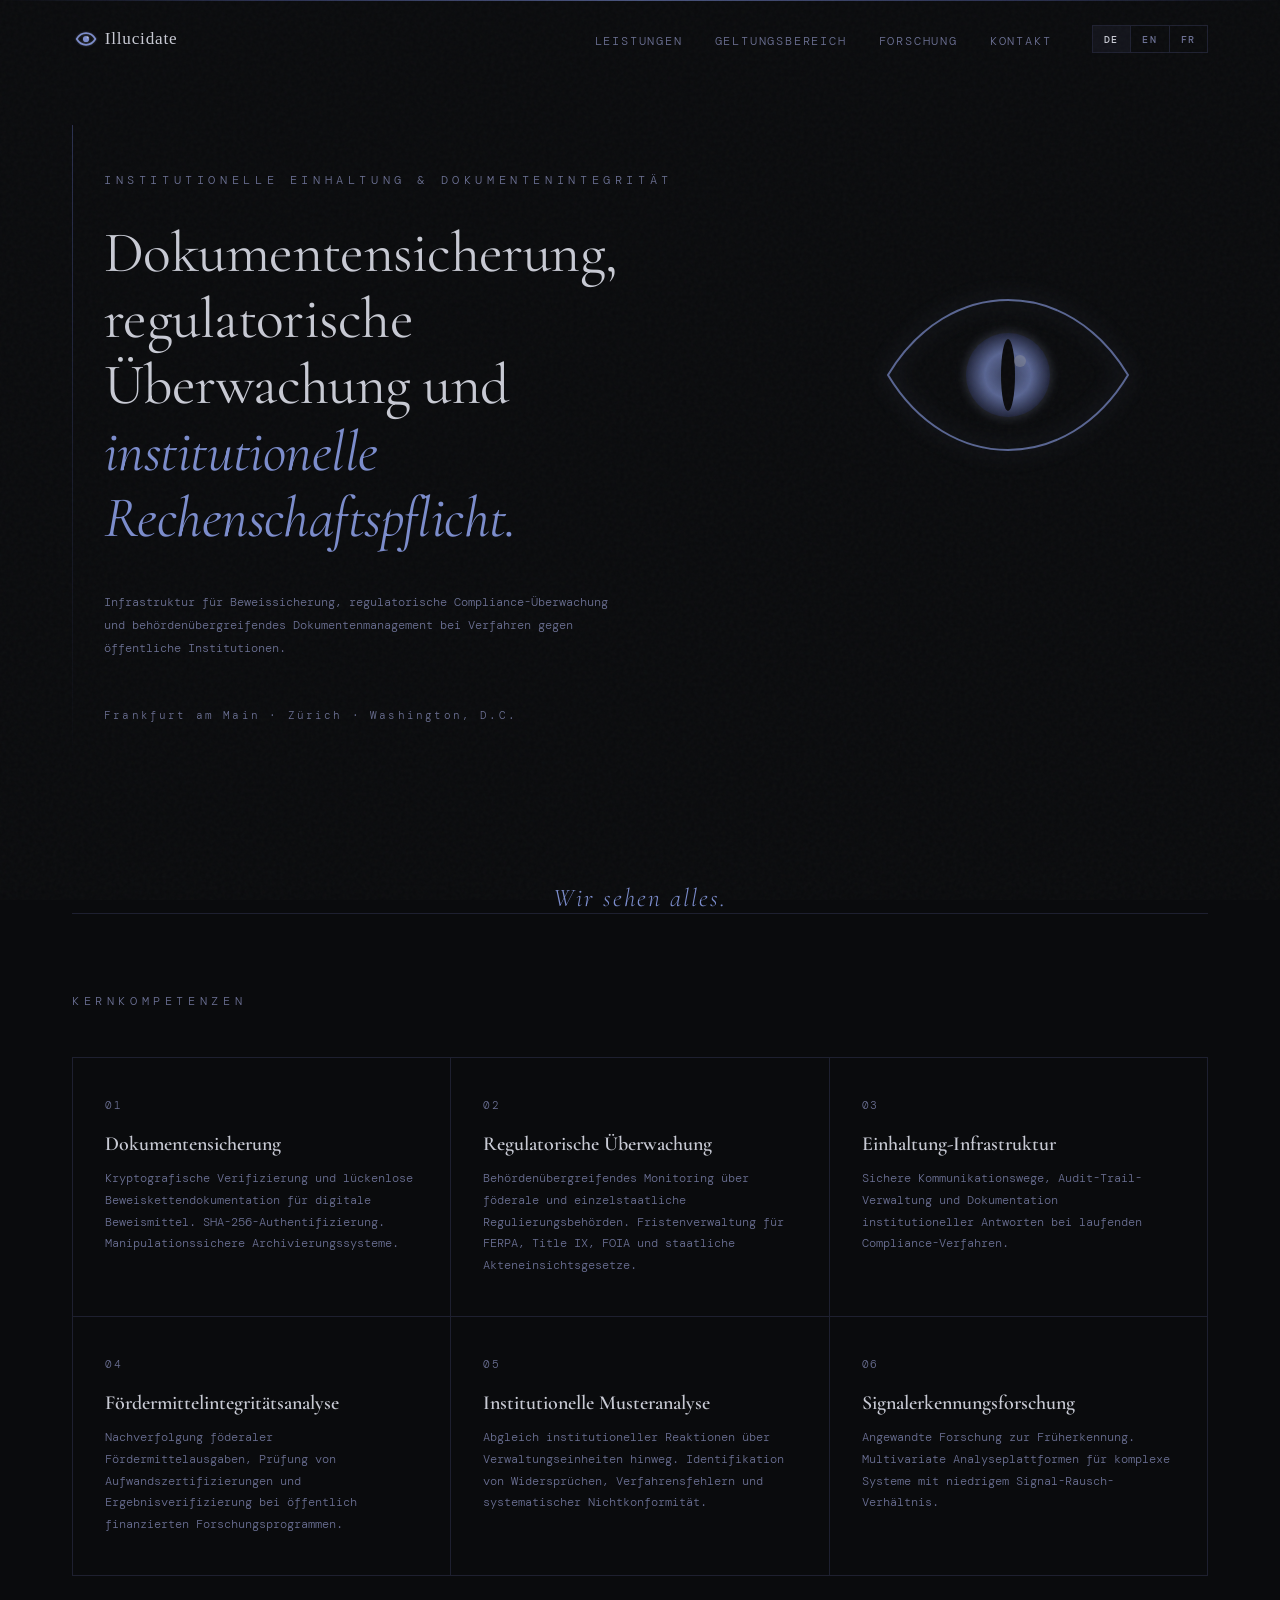
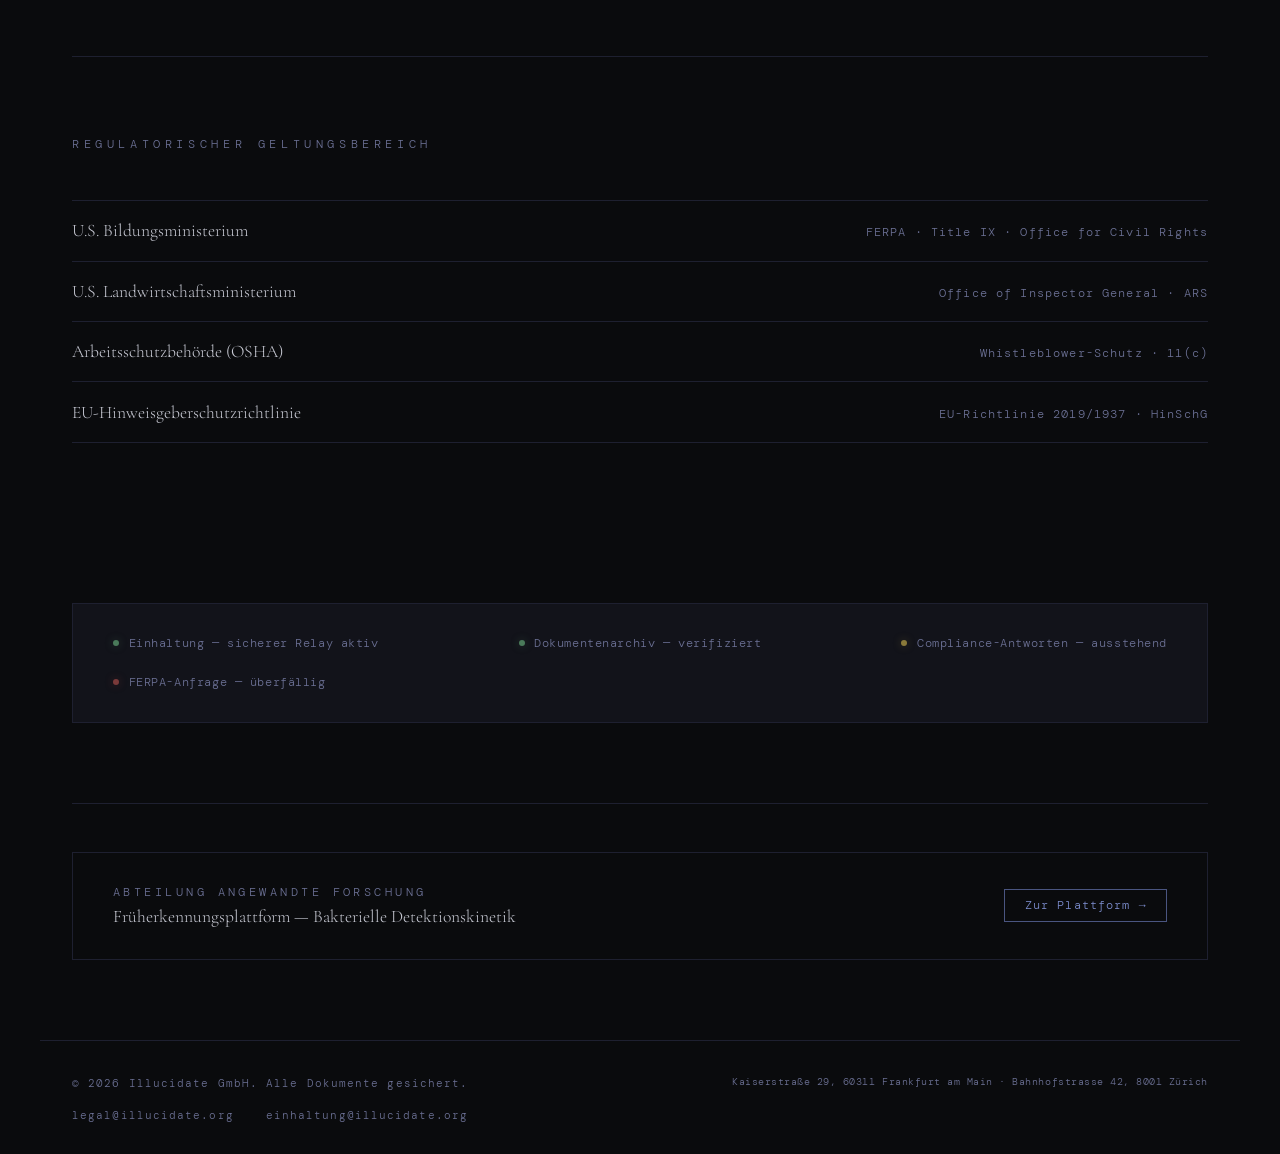
<file: index.html>
<!DOCTYPE html>
<html lang="de">
<head>
  <meta charset="UTF-8">
  <meta name="viewport" content="width=device-width, initial-scale=1.0">
  <title>Illucidate</title>
  <script type="application/ld+json">
  {
    "@context": "https://schema.org",
    "@type": "Organization",
    "name": "Illucidate",
    "url": "https://illucidate.org",
    "founder": {
      "@type": "Person",
      "name": "Caleb Waddell"
    }
  }
  </script>
  <link rel="preconnect" href="https://fonts.googleapis.com">
  <link rel="preconnect" href="https://fonts.gstatic.com" crossorigin>
  <link href="https://fonts.googleapis.com/css2?family=DM+Mono:wght@300;400;500&family=Cormorant+Garamond:ital,wght@0,400;0,600;1,400&display=swap" rel="stylesheet">
  <style>
    :root{--bg:#0a0b0d;--bge:#12131a;--brd:#1e2030;--ba:#2a3050;--tp:#c8cad4;--ts:#6b7094;--tm:#3d4260;--ac:#7b8ccc;--ad:#4a5580;--dng:#7a3a3a;--sf:'Cormorant Garamond','Georgia',serif;--mn:'DM Mono','Consolas',monospace}
    *,*::before,*::after{box-sizing:border-box;margin:0;padding:0}
    html{font-size:16px;scroll-behavior:smooth;-webkit-font-smoothing:antialiased}
    body{font-family:var(--mn);font-weight:300;background:var(--bg);color:var(--tp);min-height:100vh;overflow-x:hidden}
    body::before{content:'';position:fixed;inset:0;background-image:url("data:image/svg+xml,%3Csvg viewBox='0 0 256 256' xmlns='http://www.w3.org/2000/svg'%3E%3Cfilter id='n'%3E%3CfeTurbulence type='fractalNoise' baseFrequency='0.9' numOctaves='4' stitchTiles='stitch'/%3E%3C/filter%3E%3Crect width='100%25' height='100%25' filter='url(%23n)' opacity='0.03'/%3E%3C/svg%3E");pointer-events:none;z-index:9999}
    .tr{width:100%;height:1px;background:linear-gradient(90deg,transparent,var(--ba) 20%,var(--ad) 50%,var(--ba) 80%,transparent)}
    nav.sn{max-width:1200px;margin:0 auto;padding:1.5rem 2rem;display:flex;justify-content:space-between;align-items:center}
    .nb img{height:28px;vertical-align:middle}
    .nr{display:flex;align-items:center;gap:2.5rem}
    .nl{display:flex;gap:2rem;list-style:none}
    .nl a{font-family:var(--mn);font-size:.75rem;letter-spacing:.15em;text-transform:uppercase;color:var(--ts);text-decoration:none;transition:color .3s;cursor:pointer}
    .nl a:hover{color:var(--ac)}
    .lt{display:flex;border:1px solid var(--brd)}
    .lb{font-family:var(--mn);font-size:.65rem;font-weight:500;letter-spacing:.15em;text-transform:uppercase;color:var(--ts);background:transparent;border:none;padding:.4rem .7rem;cursor:pointer;transition:all .25s;border-right:1px solid var(--brd)}
    .lb:last-child{border-right:none}
    .lb.active{color:var(--tp);background:var(--bge)}
    .lb:hover:not(.active){color:var(--ac)}
    .hero{max-width:1200px;margin:0 auto;padding:6rem 2rem 5rem;position:relative}
    .hero::before{content:'';position:absolute;top:3rem;left:2rem;width:1px;height:calc(100% - 5rem);background:linear-gradient(180deg,var(--ba),transparent)}
    .hb{position:absolute;top:3rem;right:2rem;width:400px;height:500px;background:transparent;border:none;overflow:visible;opacity:.7}
    .hb svg{width:100%;height:100%}
    .hl{font-family:var(--mn);font-size:.72rem;letter-spacing:.4em;text-transform:uppercase;color:var(--ts);padding-left:2rem;margin-bottom:2rem}
    h1{font-family:var(--sf);font-weight:400;font-size:clamp(2.2rem,4.5vw,3.8rem);line-height:1.15;color:var(--tp);padding-left:2rem;max-width:660px;letter-spacing:-.01em}
    h1 em{font-style:italic;color:var(--ac)}
    .hs{font-family:var(--mn);font-weight:300;font-size:.78rem;line-height:1.85;color:var(--ts);padding-left:2rem;margin-top:2.5rem;max-width:540px}
    .hloc{font-family:var(--mn);font-size:.68rem;letter-spacing:.2em;color:var(--ts);padding-left:2rem;margin-top:3rem}
    .hm{font-family:var(--sf);font-style:italic;font-size:1.6rem;color:var(--ac);letter-spacing:.08em;text-align:center;margin:5rem auto 0;opacity:1}
    .sd{max-width:1200px;margin:0 auto;padding:0 2rem}.sd hr{border:none;height:1px;background:var(--brd)}
    .caps{max-width:1200px;margin:0 auto;padding:5rem 2rem}
    .capl{font-family:var(--mn);font-size:.72rem;letter-spacing:.4em;text-transform:uppercase;color:var(--ts);margin-bottom:3rem}
    .cg{display:grid;grid-template-columns:repeat(3,1fr);gap:1px;background:var(--brd);border:1px solid var(--brd)}
    .cc{background:var(--bg);padding:2.5rem 2rem;transition:background .4s}
    .cc:hover{background:var(--bge)}
    .cn{font-family:var(--mn);font-size:.68rem;color:var(--ts);letter-spacing:.15em;margin-bottom:1.2rem}
    .ct{font-family:var(--sf);font-size:1.25rem;font-weight:600;color:var(--tp);margin-bottom:.8rem}
    .cdesc{font-family:var(--mn);font-size:.75rem;font-weight:300;line-height:1.8;color:var(--ts)}
    .juris{max-width:1200px;margin:0 auto;padding:5rem 2rem}
    .jr{display:flex;justify-content:space-between;align-items:baseline;padding:1.2rem 0;border-bottom:1px solid var(--brd)}.jr:first-of-type{border-top:1px solid var(--brd)}
    .jn{font-family:var(--sf);font-size:1.1rem;color:var(--tp)}
    .js{font-family:var(--mn);font-size:.72rem;color:var(--ts);letter-spacing:.1em;text-align:right}
    .ss{max-width:1200px;margin:0 auto;padding:5rem 2rem}
    .sb{border:1px solid var(--brd);background:var(--bge);padding:2rem 2.5rem;display:flex;justify-content:space-between;align-items:center;flex-wrap:wrap;gap:1.5rem}
    .si{display:flex;align-items:center;gap:.6rem}
    .dot{width:6px;height:6px;border-radius:50%;background:#4a7a5a;box-shadow:0 0 8px rgba(74,122,90,.4);animation:pulse 3s ease-in-out infinite}
    .dot.am{background:#8a7a3a;box-shadow:0 0 8px rgba(138,122,58,.4)}
    .dot.rd{background:#7a3a3a;box-shadow:0 0 8px rgba(140,58,58,.4)}
    @keyframes pulse{0%,100%{opacity:1}50%{opacity:.4}}
    .stxt{font-family:var(--mn);font-size:.72rem;color:var(--ts);letter-spacing:.05em}
    .rs{max-width:1200px;margin:0 auto;padding:3rem 2rem 5rem}
    .rc{border:1px solid var(--brd);padding:2rem 2.5rem;display:flex;justify-content:space-between;align-items:center;transition:border-color .3s}.rc:hover{border-color:var(--ad)}
    .ri{display:flex;flex-direction:column;gap:.4rem}
    .rlbl{font-family:var(--mn);font-size:.72rem;letter-spacing:.3em;text-transform:uppercase;color:var(--ts)}
    .rtit{font-family:var(--sf);font-size:1.1rem;color:var(--tp)}
    .rlink{font-family:var(--mn);font-size:.72rem;color:var(--ac);text-decoration:none;letter-spacing:.1em;border:1px solid var(--ad);padding:.5rem 1.2rem;transition:all .3s;white-space:nowrap}.rlink:hover{background:var(--ad);color:var(--tp)}
    footer{border-top:1px solid var(--brd);max-width:1200px;margin:0 auto;padding:2rem;display:flex;justify-content:space-between;align-items:center;flex-wrap:wrap;gap:1rem}
    .fl{font-family:var(--mn);font-size:.68rem;color:var(--ts);letter-spacing:.1em}
    .fa{font-family:var(--mn);font-size:.65rem;color:var(--ts);letter-spacing:.05em;line-height:1.8;text-align:center}
    .fct{display:flex;gap:2rem}
    .fct a{font-family:var(--mn);font-size:.68rem;color:var(--ts);text-decoration:none;letter-spacing:.1em;transition:color .3s;cursor:pointer}.fct a:hover{color:var(--ac)}
    .mbk{position:fixed;inset:0;background:rgba(0,0,0,.85);backdrop-filter:blur(4px);z-index:10000;display:none;align-items:center;justify-content:center}.mbk.open{display:flex}
    .modal{background:var(--bg);border:1px solid var(--ba);width:380px;max-width:90vw;animation:mani .25s ease}
    @keyframes mani{from{opacity:0;transform:scale(.97) translateY(8px)}to{opacity:1;transform:scale(1) translateY(0)}}
    .mhd{padding:1.5rem 2rem 1rem;border-bottom:1px solid var(--brd);display:flex;justify-content:space-between;align-items:center}
    .mhd-l{display:flex;align-items:center;gap:.8rem}
    .mlk{width:14px;height:14px;border:1.5px solid var(--ac);border-radius:50%;position:relative}
    .mlk::after{content:'';position:absolute;top:-6px;left:2.5px;width:7px;height:7px;border:1.5px solid var(--ac);border-bottom:none;border-radius:5px 5px 0 0}
    .mtit{font-family:var(--mn);font-size:.72rem;letter-spacing:.3em;text-transform:uppercase;color:var(--ts)}
    .mcls{background:none;border:none;color:var(--ts);font-size:1.2rem;cursor:pointer;padding:0;line-height:1;transition:color .2s}.mcls:hover{color:var(--tp)}
    .mbdy{padding:1.8rem 2rem 2rem}
    .mfld{margin-bottom:1.4rem}
    .mfld label{display:block;font-family:var(--mn);font-size:.68rem;letter-spacing:.2em;text-transform:uppercase;color:var(--ts);margin-bottom:.5rem}
    .mfld input{width:100%;background:var(--bge);border:1px solid var(--brd);color:var(--tp);font-family:var(--mn);font-size:.75rem;font-weight:400;letter-spacing:.15em;padding:.7rem 1rem;outline:none;transition:border-color .25s}
    .mfld input::placeholder{color:var(--ts);font-weight:300;letter-spacing:.1em}
    .mfld input:focus{border-color:var(--ad)}
    .msub{width:100%;background:transparent;border:1px solid var(--ad);color:var(--ac);font-family:var(--mn);font-size:.72rem;font-weight:500;letter-spacing:.2em;text-transform:uppercase;padding:.75rem;cursor:pointer;transition:all .25s;margin-top:.5rem}.msub:hover{background:var(--ad);color:var(--tp)}
    .mft{font-family:var(--mn);font-size:.62rem;color:var(--ts);text-align:center;margin-top:1.4rem;letter-spacing:.05em;line-height:1.7}
    .mtls{display:flex;align-items:center;justify-content:center;gap:.5rem;margin-top:1rem;padding-top:1rem;border-top:1px solid var(--brd)}
    .mtls-d{width:5px;height:5px;border-radius:50%;background:#4a7a5a;box-shadow:0 0 6px rgba(74,122,90,.4);animation:pulse 3s ease-in-out infinite}
    .mtls-t{font-family:var(--mn);font-size:.6rem;color:var(--ts);letter-spacing:.15em;text-transform:uppercase}
    .rv{opacity:0;transform:translateY(12px);animation:fu .6s ease forwards}
    .d1{animation-delay:.1s}.d2{animation-delay:.2s}.d3{animation-delay:.35s}.d4{animation-delay:.5s}.d5{animation-delay:.65s}
    @keyframes fu{to{opacity:1;transform:translateY(0)}}
    @media(max-width:900px){.cg{grid-template-columns:1fr}.sb{flex-direction:column;align-items:flex-start}.rc{flex-direction:column;gap:1.5rem;align-items:flex-start}.hero{padding:4rem 1.5rem 3rem}.hb{display:none}.nl{gap:1rem}.nr{gap:1.5rem}.jr{flex-direction:column;gap:.3rem}.js{text-align:left}}
  </style>
</head>
<body>
  <div class="tr"></div>
  <nav class="sn rv">
    <div class="nb"><img src="assets/illucidate_logo_nav.svg" alt="Illucidate"></div>
    <div class="nr">
      <ul class="nl">
        <li><a href="#capabilities" data-nav="services"></a></li>
        <li><a href="#jurisdictions" data-nav="scope"></a></li>
        <li><a href="#research" data-nav="research"></a></li>
        <li><a href="#" id="ctrig" data-nav="contact"></a></li>
      </ul>
      <div class="lt">
        <button class="lb active" data-lang="de">DE</button>
        <button class="lb" data-lang="en">EN</button>
        <button class="lb" data-lang="fr">FR</button>
      </div>
    </div>
  </nav>

  <header class="hero">
    <div class="hb">
      <svg id="sauron" viewBox="0 0 400 500" xmlns="http://www.w3.org/2000/svg">
        <defs>
          <filter id="eg" x="-80%" y="-80%" width="260%" height="260%">
            <feGaussianBlur stdDeviation="12" result="b"/>
            <feColorMatrix in="b" type="matrix" values="0 0 0 0 0.482  0 0 0 0 0.549  0 0 0 0 0.8  0 0 0 0.5 0"/>
          </filter>
          <filter id="ig" x="-50%" y="-50%" width="200%" height="200%">
            <feGaussianBlur stdDeviation="6" result="b"/>
            <feColorMatrix in="b" type="matrix" values="0 0 0 0 0.482  0 0 0 0 0.549  0 0 0 0 0.8  0 0 0 0.35 0"/>
          </filter>
          <radialGradient id="iris" cx="50%" cy="50%" r="50%">
            <stop offset="0%" stop-color="#4a5580"/>
            <stop offset="55%" stop-color="#7b8ccc"/>
            <stop offset="100%" stop-color="#2a3050"/>
          </radialGradient>
        </defs>
        <path d="M80 250 C140 150, 260 150, 320 250 C260 350, 140 350, 80 250 Z" fill="none" stroke="#7b8ccc" stroke-width="2.5" filter="url(#eg)"/>
        <path d="M80 250 C140 150, 260 150, 320 250 C260 350, 140 350, 80 250 Z" fill="none" stroke="#7b8ccc" stroke-width="2" stroke-linecap="round" stroke-linejoin="round"/>
        <g id="eyeTrack">
          <circle cx="200" cy="250" r="42" fill="url(#iris)" filter="url(#ig)"/>
          <circle cx="200" cy="250" r="42" fill="url(#iris)"/>
          <ellipse cx="200" cy="250" rx="7" ry="36" fill="#0a0b0d"/>
          <circle cx="212" cy="236" r="6" fill="#c8cad4" opacity="0.45"/>
        </g>
      </svg>
    </div>
    <p class="hl rv d1" data-i="heroLabel"></p>
    <h1 class="rv d2" data-i="heroTitle"></h1>
    <p class="hs rv d3" data-i="heroSub"></p>
    <p class="hloc rv d3">Frankfurt am Main &middot; Z&uuml;rich &middot; Washington, D.C.</p>
  </header>

  <p class="hm rv d4" data-i="motto"></p>

  <div class="sd"><hr></div>

  <section class="caps rv d4" id="capabilities">
    <p class="capl" data-i="capLabel"></p>
    <div class="cg">
      <div class="cc"><p class="cn">01</p><h3 class="ct" data-i="c1t"></h3><p class="cdesc" data-i="c1d"></p></div>
      <div class="cc"><p class="cn">02</p><h3 class="ct" data-i="c2t"></h3><p class="cdesc" data-i="c2d"></p></div>
      <div class="cc"><p class="cn">03</p><h3 class="ct" data-i="c3t"></h3><p class="cdesc" data-i="c3d"></p></div>
      <div class="cc"><p class="cn">04</p><h3 class="ct" data-i="c4t"></h3><p class="cdesc" data-i="c4d"></p></div>
      <div class="cc"><p class="cn">05</p><h3 class="ct" data-i="c5t"></h3><p class="cdesc" data-i="c5d"></p></div>
      <div class="cc"><p class="cn">06</p><h3 class="ct" data-i="c6t"></h3><p class="cdesc" data-i="c6d"></p></div>
    </div>
  </section>

  <div class="sd"><hr></div>

  <section class="juris rv d5" id="jurisdictions">
    <p class="capl" data-i="jurisLabel"></p>
    <div class="jr"><span class="jn" data-i="j1n"></span><span class="js">FERPA &middot; Title IX &middot; Office for Civil Rights</span></div>
    <div class="jr"><span class="jn" data-i="j2n"></span><span class="js">Office of Inspector General &middot; ARS</span></div>
    <div class="jr"><span class="jn" data-i="j3n"></span><span class="js">Whistleblower-Schutz &middot; 11(c)</span></div>
    <div class="jr"><span class="jn" data-i="j4n"></span><span class="js">EU-Richtlinie 2019/1937 &middot; HinSchG</span></div>
  </section>

  <section class="ss">
    <div class="sb">
      <div class="si"><div class="dot"></div><span class="stxt" data-i="s1"></span></div>
      <div class="si"><div class="dot"></div><span class="stxt" data-i="s2"></span></div>
      <div class="si"><div class="dot am"></div><span class="stxt" data-i="s3"></span></div>
      <div class="si"><div class="dot rd"></div><span class="stxt" data-i="s4"></span></div>
    </div>
  </section>

  <div class="sd"><hr></div>

  <section class="rs" id="research">
    <div class="rc">
      <div class="ri">
        <span class="rlbl" data-i="resLabel"></span>
        <span class="rtit" data-i="resTitle"></span>
      </div>
      <a href="/multivariate" class="rlink" data-i="resLink"></a>
    </div>
  </section>

  <footer>
    <span class="fl" data-i="footerCopy"></span>
    <div class="fa">Kaiserstra&szlig;e 29, 60311 Frankfurt am Main &middot; Bahnhofstrasse 42, 8001 Z&uuml;rich</div>
    <div class="fct">
      <a href="#" class="cftr">legal@illucidate.org</a>
      <a href="#" class="cftr">einhaltung@illucidate.org</a>
    </div>
  </footer>

  <div class="mbk" id="amod">
    <div class="modal">
      <div class="mhd">
        <div class="mhd-l"><div class="mlk"></div><span class="mtit" data-i="modTitle"></span></div>
        <button class="mcls" id="mcls">&times;</button>
      </div>
      <div class="mbdy">
        <div class="mfld">
          <label data-i="modAgent"></label>
          <input type="text" id="ainp" placeholder="EH-XXXXXX" autocomplete="off" spellcheck="false">
        </div>
        <div class="mfld">
          <label data-i="modClient"></label>
          <input type="text" id="cinp" placeholder="ILC-XXXX-XXXX" autocomplete="off" spellcheck="false">
        </div>
        <button class="msub" id="asub" data-i="modSubmit"></button>
        <p class="mft" data-i="modFooter"></p>
        <div class="mtls">
          <div class="mtls-d"></div>
          <span class="mtls-t">TLS 1.3 &middot; AES-256-GCM &middot; Einhaltung Relay</span>
        </div>
      </div>
    </div>
  </div>

  <script>
    const L={
      de:{heroLabel:"Institutionelle Einhaltung & Dokumentenintegrit\u00e4t",heroTitle:'Dokumentensicherung,<br>regulatorische \u00dcberwachung und<br><em>institutionelle Rechenschaftspflicht.</em>',heroSub:"Infrastruktur f\u00fcr Beweissicherung, regulatorische Compliance-\u00dcberwachung und beh\u00f6rden\u00fcbergreifendes Dokumentenmanagement bei Verfahren gegen \u00f6ffentliche Institutionen.",capLabel:"Kernkompetenzen",c1t:"Dokumentensicherung",c1d:"Kryptografische Verifizierung und l\u00fcckenlose Beweiskettendokumentation f\u00fcr digitale Beweismittel. SHA-256-Authentifizierung. Manipulationssichere Archivierungssysteme.",c2t:"Regulatorische \u00dcberwachung",c2d:"Beh\u00f6rden\u00fcbergreifendes Monitoring \u00fcber f\u00f6derale und einzelstaatliche Regulierungsbeh\u00f6rden. Fristenverwaltung f\u00fcr FERPA, Title IX, FOIA und staatliche Akteneinsichtsgesetze.",c3t:"Einhaltung-Infrastruktur",c3d:"Sichere Kommunikationswege, Audit-Trail-Verwaltung und Dokumentation institutioneller Antworten bei laufenden Compliance-Verfahren.",c4t:"F\u00f6rdermittelintegrit\u00e4tsanalyse",c4d:"Nachverfolgung f\u00f6deraler F\u00f6rdermittelausgaben, Pr\u00fcfung von Aufwandszertifizierungen und Ergebnisverifizierung bei \u00f6ffentlich finanzierten Forschungsprogrammen.",c5t:"Institutionelle Musteranalyse",c5d:"Abgleich institutioneller Reaktionen \u00fcber Verwaltungseinheiten hinweg. Identifikation von Widerspr\u00fcchen, Verfahrensfehlern und systematischer Nichtkonformit\u00e4t.",c6t:"Signalerkennungsforschung",c6d:"Angewandte Forschung zur Fr\u00fcherkennung. Multivariate Analyseplattformen f\u00fcr komplexe Systeme mit niedrigem Signal-Rausch-Verh\u00e4ltnis.",jurisLabel:"Regulatorischer Geltungsbereich",j1n:"U.S. Bildungsministerium",j2n:"U.S. Landwirtschaftsministerium",j3n:"Arbeitsschutzbeh\u00f6rde (OSHA)",j4n:"EU-Hinweisgeberschutzrichtlinie",motto:"Wir sehen alles.",s1:"Einhaltung \u2014 sicherer Relay aktiv",s2:"Dokumentenarchiv \u2014 verifiziert",s3:"Compliance-Antworten \u2014 ausstehend",s4:"FERPA-Anfrage \u2014 \u00fcberf\u00e4llig",resLabel:"Abteilung Angewandte Forschung",resTitle:"Fr\u00fcherkennungsplattform \u2014 Bakterielle Detektionskinetik",resLink:"Zur Plattform \u2192",footerCopy:"\u00a9 2026 Illucidate GmbH. Alle Dokumente gesichert.",navServices:"Leistungen",navScope:"Geltungsbereich",navResearch:"Forschung",navContact:"Kontakt",modTitle:"Sicherer Zugang",modAgent:"Agentennummer",modClient:"Mandanten-ID",modSubmit:"Authentifizieren",modFooter:"Zugang nur f\u00fcr autorisierte Agenten und Mandanten. Alle Anmeldeversuche werden protokolliert."},
      en:{heroLabel:"Institutional Compliance & Records Integrity",heroTitle:'Document preservation,<br>regulatory monitoring, and<br><em>institutional accountability.</em>',heroSub:"Infrastructure for evidence preservation, regulatory compliance tracking, and cross-jurisdictional records management in matters involving public institutions.",capLabel:"Core Capabilities",c1t:"Records Preservation",c1d:"Cryptographic verification and chain-of-custody documentation for digital evidence. SHA-256 hash authentication. Tamper-evident archival systems.",c2t:"Regulatory Monitoring",c2d:"Multi-agency tracking across federal and state regulatory bodies. Deadline management for FERPA, Title IX, FOIA, and state public records statutes.",c3t:"Compliance Infrastructure",c3d:"Secure communications routing, audit trail maintenance, and institutional response documentation for active compliance matters.",c4t:"Grant Integrity Analysis",c4d:"Federal award expenditure tracking, effort certification review, and deliverable verification for federally funded research programs.",c5t:"Institutional Pattern Analysis",c5d:"Cross-referencing institutional responses across administrative units. Identification of contradictions, procedural failures, and systematic noncompliance.",c6t:"Signal Detection Research",c6d:"Applied research in early signal discovery. Multivariate analysis platforms for complex systems with low signal-to-noise environments.",jurisLabel:"Regulatory Scope",j1n:"U.S. Department of Education",j2n:"U.S. Department of Agriculture",j3n:"Occupational Safety & Health Administration",j4n:"EU Whistleblower Protection Directive",motto:"We see everything.",s1:"Einhaltung secure relay \u2014 active",s2:"Records archive \u2014 verified",s3:"Compliance responses \u2014 pending",s4:"FERPA request \u2014 overdue",resLabel:"Applied Research Division",resTitle:"Early Signal Discovery Platform \u2014 Bacterial Detection Kinetics",resLink:"View Platform \u2192",footerCopy:"\u00a9 2026 Illucidate GmbH. All records preserved.",navServices:"Services",navScope:"Scope",navResearch:"Research",navContact:"Contact",modTitle:"Secure Access",modAgent:"Agent Number",modClient:"Client ID",modSubmit:"Authenticate",modFooter:"Access restricted to authorized agents and clients. All authentication attempts are logged."},
      fr:{heroLabel:"Conformit\u00e9 Institutionnelle & Int\u00e9grit\u00e9 Documentaire",heroTitle:'Conservation des documents,<br>surveillance r\u00e9glementaire et<br><em>responsabilit\u00e9 institutionnelle.</em>',heroSub:"Infrastructure pour la conservation des preuves, le suivi de la conformit\u00e9 r\u00e9glementaire et la gestion des documents dans les affaires impliquant des institutions publiques.",capLabel:"Comp\u00e9tences Fondamentales",c1t:"Conservation des Documents",c1d:"V\u00e9rification cryptographique et documentation de la cha\u00eene de tra\u00e7abilit\u00e9 pour les preuves num\u00e9riques. Authentification SHA-256. Syst\u00e8mes d\u2019archivage inviolables.",c2t:"Surveillance R\u00e9glementaire",c2d:"Suivi multi-agences aupr\u00e8s des organismes de r\u00e9glementation f\u00e9d\u00e9raux et \u00e9tatiques. Gestion des d\u00e9lais FERPA, Title IX, FOIA et lois \u00e9tatiques.",c3t:"Infrastructure de Conformit\u00e9",c3d:"Acheminement s\u00e9curis\u00e9 des communications, maintenance des pistes d\u2019audit et documentation des r\u00e9ponses institutionnelles.",c4t:"Analyse de l\u2019Int\u00e9grit\u00e9 des Subventions",c4d:"Suivi des d\u00e9penses des subventions f\u00e9d\u00e9rales, examen des certifications d\u2019effort et v\u00e9rification des livrables.",c5t:"Analyse des Sch\u00e9mas Institutionnels",c5d:"Recoupement des r\u00e9ponses institutionnelles entre unit\u00e9s administratives. Identification des contradictions et de la non-conformit\u00e9 syst\u00e9matique.",c6t:"Recherche en D\u00e9tection de Signaux",c6d:"Recherche appliqu\u00e9e en d\u00e9tection pr\u00e9coce. Plateformes d\u2019analyse multivari\u00e9e pour les syst\u00e8mes complexes \u00e0 faible rapport signal-bruit.",jurisLabel:"Champ R\u00e9glementaire",j1n:"Minist\u00e8re de l\u2019\u00c9ducation des \u00c9.-U.",j2n:"Minist\u00e8re de l\u2019Agriculture des \u00c9.-U.",j3n:"Administration de la S\u00e9curit\u00e9 et Sant\u00e9 au Travail",j4n:"Directive Europ\u00e9enne sur les Lanceurs d\u2019Alerte",motto:"Nous voyons tout.",s1:"Einhaltung \u2014 relais s\u00e9curis\u00e9 actif",s2:"Archives documentaires \u2014 v\u00e9rifi\u00e9es",s3:"R\u00e9ponses de conformit\u00e9 \u2014 en attente",s4:"Demande FERPA \u2014 en retard",resLabel:"Division Recherche Appliqu\u00e9e",resTitle:"Plateforme de D\u00e9tection Pr\u00e9coce \u2014 Cin\u00e9tique Bact\u00e9rienne",resLink:"Voir la Plateforme \u2192",footerCopy:"\u00a9 2026 Illucidate GmbH. Tous les documents conserv\u00e9s.",navServices:"Services",navScope:"Champ",navResearch:"Recherche",navContact:"Contact",modTitle:"Acc\u00e8s S\u00e9curis\u00e9",modAgent:"Num\u00e9ro d\u2019Agent",modClient:"Identifiant Client",modSubmit:"Authentifier",modFooter:"Acc\u00e8s r\u00e9serv\u00e9 aux agents et clients autoris\u00e9s. Toutes les tentatives sont enregistr\u00e9es."}
    };
    let cl='de';
    function sl(lang){
      cl=lang;const s=L[lang];document.documentElement.lang=lang;
      document.querySelectorAll('[data-i]').forEach(e=>{const k=e.getAttribute('data-i');if(s[k])e.innerHTML=s[k]});
      document.querySelectorAll('[data-nav]').forEach(e=>{const k='nav'+e.getAttribute('data-nav').charAt(0).toUpperCase()+e.getAttribute('data-nav').slice(1);if(s[k])e.textContent=s[k]});
      document.querySelectorAll('.lb').forEach(b=>b.classList.toggle('active',b.dataset.lang===lang));
      document.title={de:'Illucidate \u2014 Institutionelle Einhaltung',en:'Illucidate \u2014 Institutional Compliance',fr:'Illucidate \u2014 Conformit\u00e9 Institutionnelle'}[lang];
    }
    document.querySelectorAll('.lb').forEach(b=>b.addEventListener('click',()=>sl(b.dataset.lang)));
    const mod=document.getElementById('amod');
    const openM=()=>mod.classList.add('open');
    const closeM=()=>{mod.classList.remove('open');document.getElementById('ainp').value='';document.getElementById('cinp').value=''};
    document.getElementById('ctrig').addEventListener('click',e=>{e.preventDefault();openM()});
    document.querySelectorAll('.cftr').forEach(a=>a.addEventListener('click',e=>{e.preventDefault();openM()}));
    document.getElementById('mcls').addEventListener('click',closeM);
    mod.addEventListener('click',e=>{if(e.target===mod)closeM()});
    document.addEventListener('keydown',e=>{if(e.key==='Escape')closeM()});
    document.getElementById('asub').addEventListener('click',()=>{
      const a=document.getElementById('ainp').value.trim(),c=document.getElementById('cinp').value.trim();
      if(!a||!c)return;
      const btn=document.getElementById('asub');
      btn.style.borderColor='var(--dng)';btn.style.color='#a04040';
      btn.textContent={de:'Authentifizierung fehlgeschlagen. Dieser Versuch wurde protokolliert.',en:'Authentication failed. This attempt has been logged.',fr:'\u00c9chec de l\u2019authentification. Cette tentative a \u00e9t\u00e9 enregistr\u00e9e.'}[cl];
      setTimeout(()=>{btn.style.borderColor='';btn.style.color='';sl(cl)},3000);
    });
    sl('de');
    (function(){
      const et=document.getElementById('eyeTrack'),hb=document.querySelector('.hb');
      if(!et||!hb)return;
      document.addEventListener('mousemove',e=>{
        const r=hb.getBoundingClientRect();
        const cx=r.left+r.width/2,cy=r.top+r.height/2;
        const dx=e.clientX-cx,dy=e.clientY-cy;
        const dist=Math.sqrt(dx*dx+dy*dy);
        const max=18,ease=Math.min(dist/250,1);
        const ang=Math.atan2(dy,dx);
        const tx=(Math.cos(ang)*max*ease).toFixed(1);
        const ty=(Math.sin(ang)*max*ease).toFixed(1);
        et.setAttribute('transform',`translate(${tx},${ty})`);
      });
    })();
  </script>
</body>
</html>
</file>
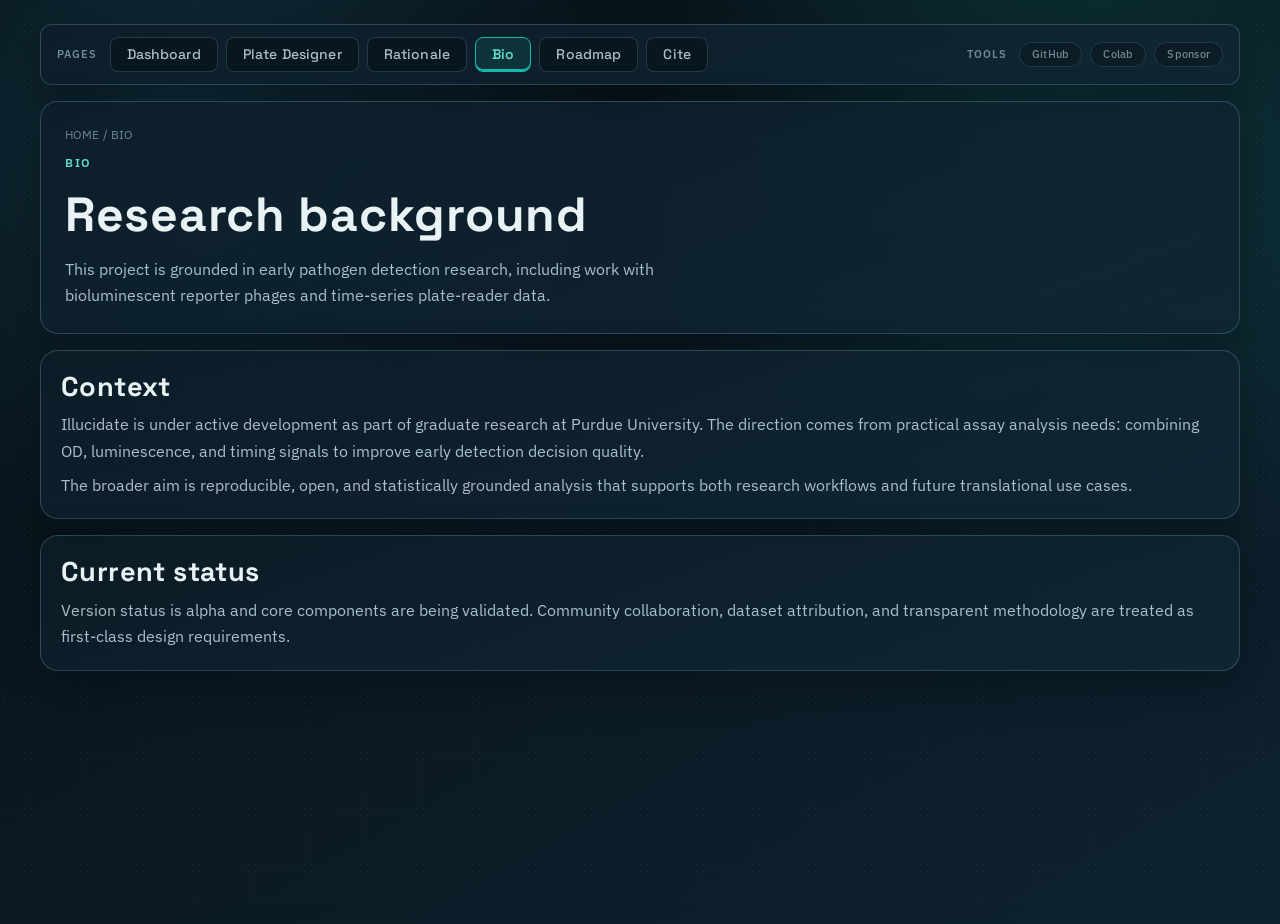
<file: bio.html>
<!DOCTYPE html>
<html lang="en">
<head>
  <meta charset="UTF-8">
  <meta name="viewport" content="width=device-width, initial-scale=1.0">
  <title>Illucidate | Bio</title>
  <link rel="preconnect" href="https://fonts.googleapis.com">
  <link rel="preconnect" href="https://fonts.gstatic.com" crossorigin>
  <link href="https://fonts.googleapis.com/css2?family=IBM+Plex+Sans:wght@400;500;600&family=Space+Grotesk:wght@500;600;700&display=swap" rel="stylesheet">
  <link rel="stylesheet" href="styles/site.css">
</head>
<body>
  <div class="background-noise" aria-hidden="true"></div>
  <main class="page-shell">
    <nav class="top-command-bar reveal" aria-label="Site navigation">
      <div class="page-links">
        <span class="nav-group-label">Pages</span>
        <a href="/multivariate" class="ui-chip">Dashboard</a>
        <a href="/designer" class="ui-chip">Plate Designer</a>
        <a href="/rationale" class="ui-chip">Rationale</a>
        <a href="/bio" class="ui-chip is-active" aria-current="page">Bio</a>
        <a href="/roadmap" class="ui-chip">Roadmap</a>
        <a href="/cite" class="ui-chip">Cite</a>
      </div>
      <div class="utility-links">
        <span class="nav-group-label">Tools</span>
        <a href="https://github.com/jaegertros/illucidate" class="ui-chip is-small" target="_blank" rel="noopener noreferrer">GitHub</a>
        <a href="https://colab.research.google.com/github/jaegertros/illucidate-landing/blob/main/illucidate/notebooks/01_quickstart_colab.ipynb" class="ui-chip is-small" target="_blank" rel="noopener noreferrer">Colab</a>
        <a href="https://buymeacoffee.com/cwaddell13" class="ui-chip is-small" target="_blank" rel="noopener noreferrer">Sponsor</a>
      </div>
    </nav>

    <header class="hero reveal">
      <p class="page-crumb" aria-label="Breadcrumb">Home / Bio</p>
      <p class="kicker">Bio</p>
      <h1>Research background</h1>
      <p class="hero-copy">This project is grounded in early pathogen detection research, including work with bioluminescent reporter phages and time-series plate-reader data.</p>
    </header>

    <section class="method-section reveal" aria-labelledby="bio-title">
      <h2 id="bio-title">Context</h2>
      <p>Illucidate is under active development as part of graduate research at Purdue University. The direction comes from practical assay analysis needs: combining OD, luminescence, and timing signals to improve early detection decision quality.</p>
      <p>The broader aim is reproducible, open, and statistically grounded analysis that supports both research workflows and future translational use cases.</p>
    </section>

    <section class="method-section reveal" aria-labelledby="status-title">
      <h2 id="status-title">Current status</h2>
      <p>Version status is alpha and core components are being validated. Community collaboration, dataset attribution, and transparent methodology are treated as first-class design requirements.</p>
    </section>
  </main>
</body>
</html>
</file>
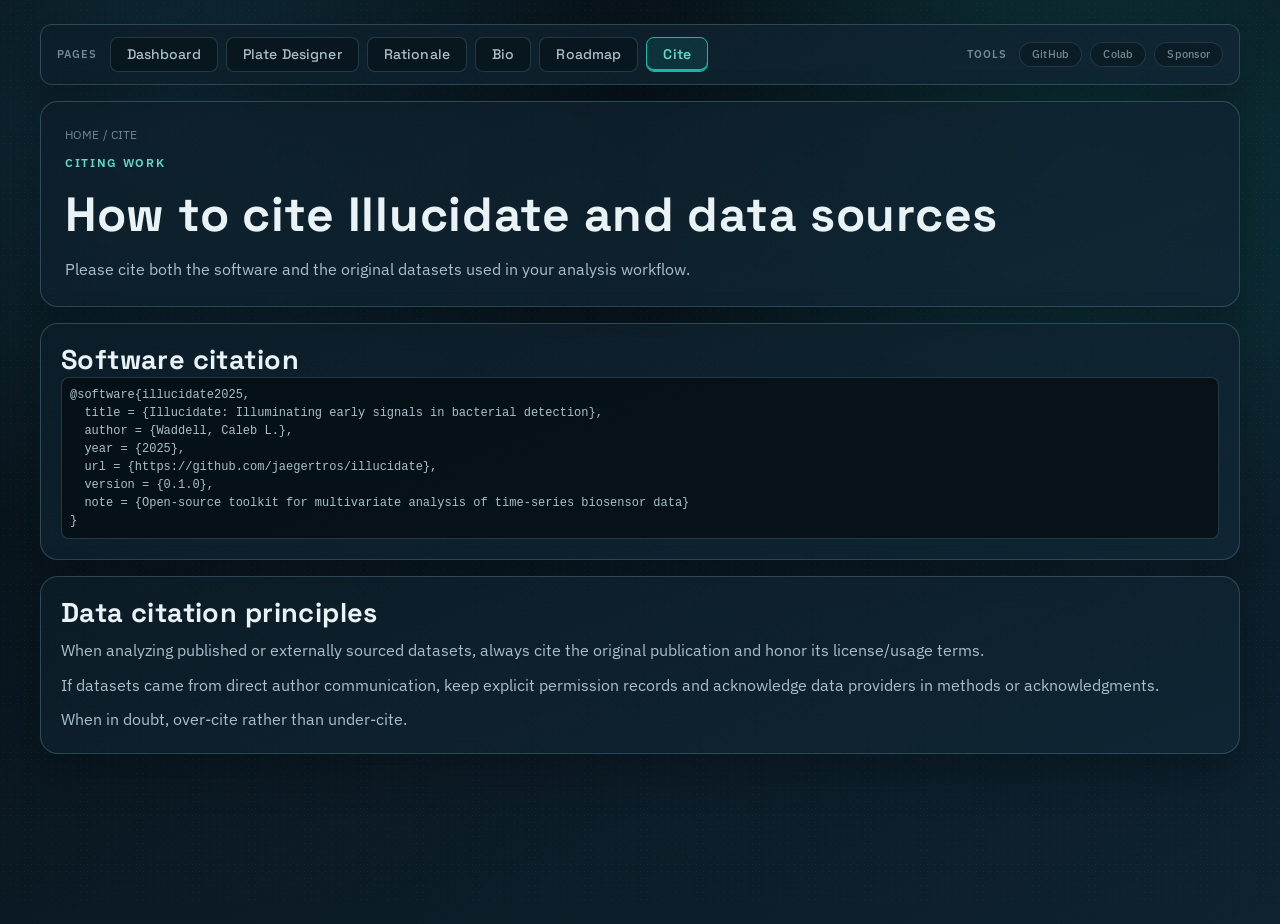
<file: cite.html>
<!DOCTYPE html>
<html lang="en">
<head>
  <meta charset="UTF-8">
  <meta name="viewport" content="width=device-width, initial-scale=1.0">
  <title>Illucidate | Cite</title>
  <link rel="preconnect" href="https://fonts.googleapis.com">
  <link rel="preconnect" href="https://fonts.gstatic.com" crossorigin>
  <link href="https://fonts.googleapis.com/css2?family=IBM+Plex+Sans:wght@400;500;600&family=Space+Grotesk:wght@500;600;700&display=swap" rel="stylesheet">
  <link rel="stylesheet" href="styles/site.css">
</head>
<body>
  <div class="background-noise" aria-hidden="true"></div>
  <main class="page-shell">
    <nav class="top-command-bar reveal" aria-label="Site navigation">
      <div class="page-links">
        <span class="nav-group-label">Pages</span>
        <a href="/multivariate" class="ui-chip">Dashboard</a>
        <a href="/designer" class="ui-chip">Plate Designer</a>
        <a href="/rationale" class="ui-chip">Rationale</a>
        <a href="/bio" class="ui-chip">Bio</a>
        <a href="/roadmap" class="ui-chip">Roadmap</a>
        <a href="/cite" class="ui-chip is-active" aria-current="page">Cite</a>
      </div>
      <div class="utility-links">
        <span class="nav-group-label">Tools</span>
        <a href="https://github.com/jaegertros/illucidate" class="ui-chip is-small" target="_blank" rel="noopener noreferrer">GitHub</a>
        <a href="https://colab.research.google.com/github/jaegertros/illucidate-landing/blob/main/illucidate/notebooks/01_quickstart_colab.ipynb" class="ui-chip is-small" target="_blank" rel="noopener noreferrer">Colab</a>
        <a href="https://buymeacoffee.com/cwaddell13" class="ui-chip is-small" target="_blank" rel="noopener noreferrer">Sponsor</a>
      </div>
    </nav>

    <header class="hero reveal">
      <p class="page-crumb" aria-label="Breadcrumb">Home / Cite</p>
      <p class="kicker">Citing Work</p>
      <h1>How to cite Illucidate and data sources</h1>
      <p class="hero-copy">Please cite both the software and the original datasets used in your analysis workflow.</p>
    </header>

    <section class="method-section reveal" aria-labelledby="software-citation-title">
      <h2 id="software-citation-title">Software citation</h2>
      <pre class="plate-export" aria-label="BibTeX citation">@software{illucidate2025,
  title = {Illucidate: Illuminating early signals in bacterial detection},
  author = {Waddell, Caleb L.},
  year = {2025},
  url = {https://github.com/jaegertros/illucidate},
  version = {0.1.0},
  note = {Open-source toolkit for multivariate analysis of time-series biosensor data}
}</pre>
    </section>

    <section class="method-section reveal" aria-labelledby="data-citation-title">
      <h2 id="data-citation-title">Data citation principles</h2>
      <p>When analyzing published or externally sourced datasets, always cite the original publication and honor its license/usage terms.</p>
      <p>If datasets came from direct author communication, keep explicit permission records and acknowledge data providers in methods or acknowledgments.</p>
      <p>When in doubt, over-cite rather than under-cite.</p>
    </section>
  </main>
</body>
</html>
</file>
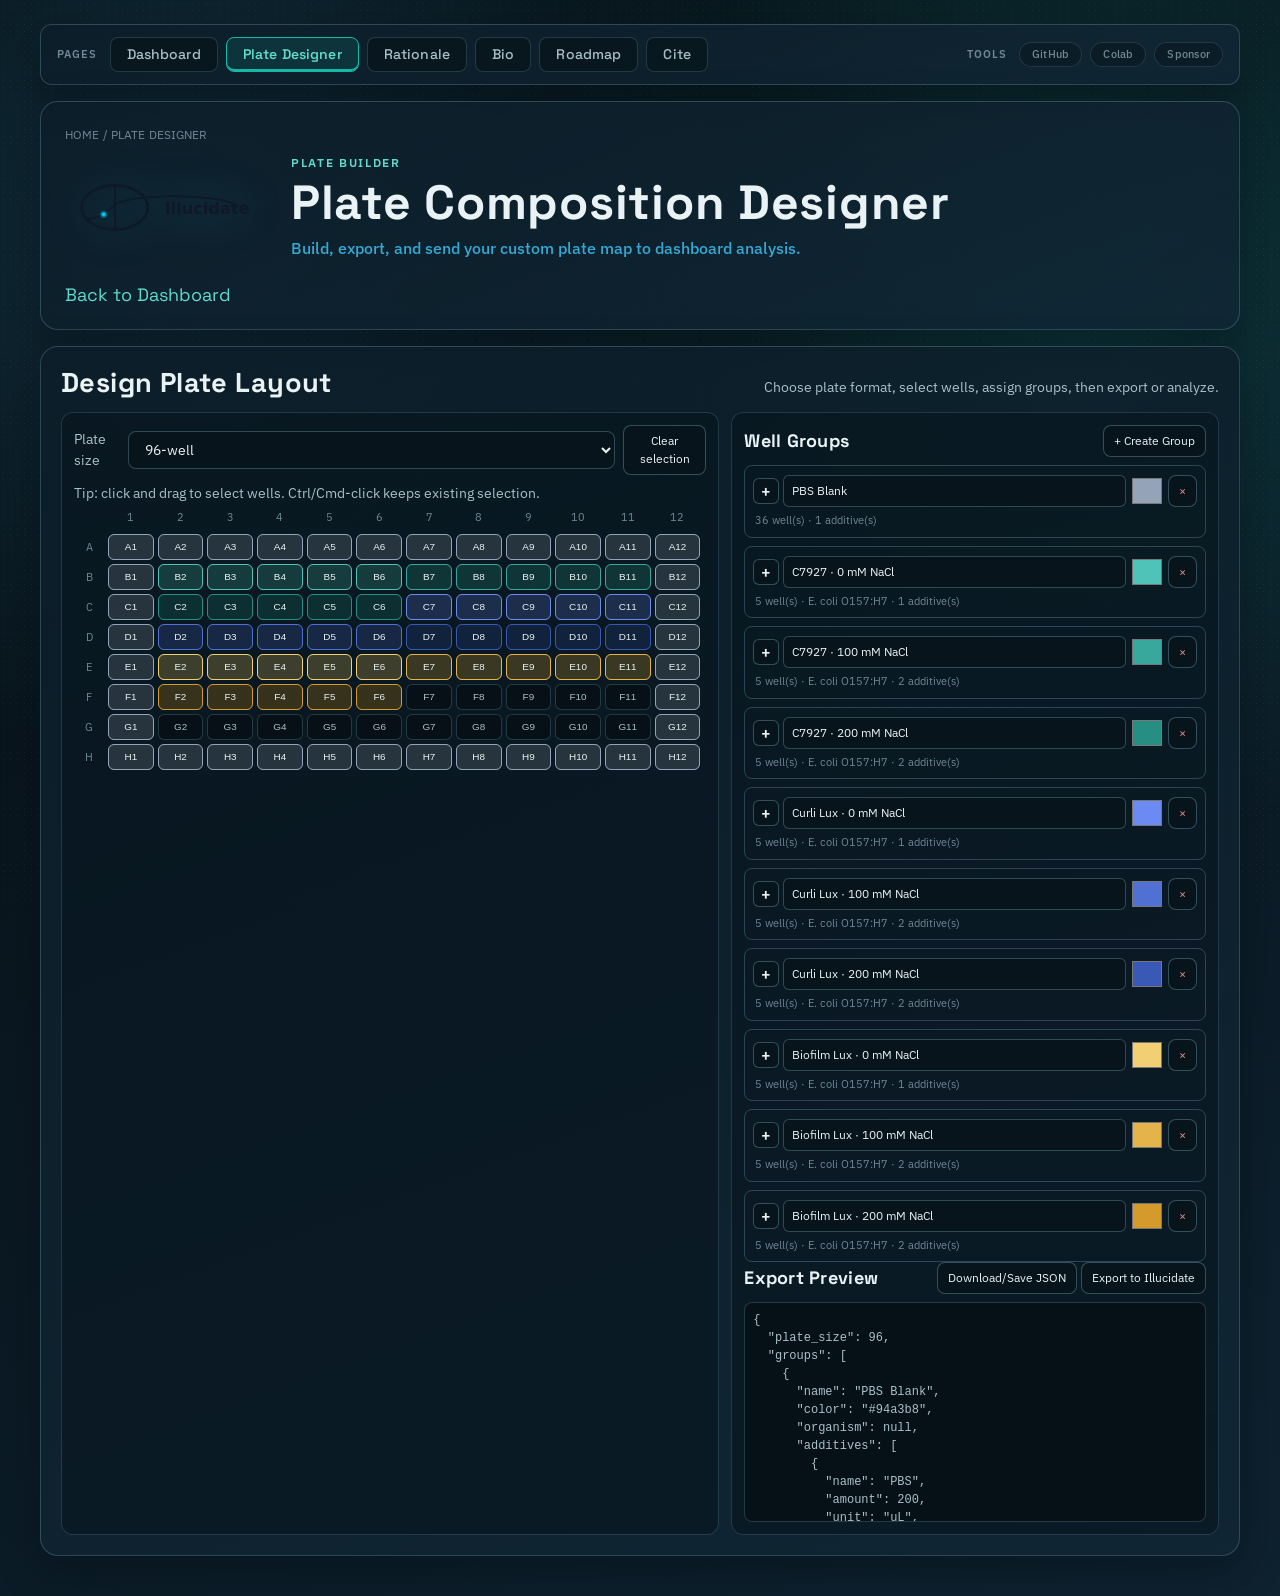
<file: designer.html>
<!DOCTYPE html>
<html lang="en">
<head>
	<meta charset="UTF-8">
	<meta name="viewport" content="width=device-width, initial-scale=1.0">
	<title>Illucidate | Plate Designer</title>
	<link rel="preconnect" href="https://fonts.googleapis.com">
	<link rel="preconnect" href="https://fonts.gstatic.com" crossorigin>
	<link href="https://fonts.googleapis.com/css2?family=IBM+Plex+Sans:wght@400;500;600&family=Space+Grotesk:wght@500;600;700&display=swap" rel="stylesheet">
	<link rel="stylesheet" href="styles/site.css">
</head>
<body>
	<div class="background-noise" aria-hidden="true"></div>
	<main class="page-shell">
		<nav class="top-command-bar reveal" aria-label="Site navigation">
			<div class="page-links">
				<span class="nav-group-label">Pages</span>
				<a href="/multivariate" class="ui-chip">Dashboard</a>
				<a href="/designer" class="ui-chip is-active" aria-current="page">Plate Designer</a>
				<a href="/rationale" class="ui-chip">Rationale</a>
				<a href="/bio" class="ui-chip">Bio</a>
				<a href="/roadmap" class="ui-chip">Roadmap</a>
				<a href="/cite" class="ui-chip">Cite</a>
			</div>
			<div class="utility-links">
				<span class="nav-group-label">Tools</span>
				<a href="https://github.com/jaegertros/illucidate" class="ui-chip is-small" target="_blank" rel="noopener noreferrer">GitHub</a>
				<a href="https://colab.research.google.com/github/jaegertros/illucidate-landing/blob/main/illucidate/notebooks/01_quickstart_colab.ipynb" class="ui-chip is-small" target="_blank" rel="noopener noreferrer">Colab</a>
				<a href="https://buymeacoffee.com/cwaddell13" class="ui-chip is-small" target="_blank" rel="noopener noreferrer">Sponsor</a>
			</div>
		</nav>

		<header class="hero reveal">
			<p class="page-crumb" aria-label="Breadcrumb">Home / Plate Designer</p>
			<div class="hero-brand">
				<img src="assets/illucidate_logo2.svg" alt="Illucidate logo" class="hero-logo">
				<div>
					<p class="kicker">Plate Builder</p>
					<h1>Plate Composition Designer</h1>
					<p class="tagline">Build, export, and send your custom plate map to dashboard analysis.</p>
				</div>
			</div>
			<a href="/multivariate" class="contact-link">Back to Dashboard</a>
		</header>

		<section class="plate-designer reveal" aria-labelledby="plate-designer-title">
			<div class="section-head">
				<h2 id="plate-designer-title">Design Plate Layout</h2>
				<p class="helper-text">Choose plate format, select wells, assign groups, then export or analyze.</p>
			</div>

			<div class="designer-grid">
				<article class="designer-panel">
					<div class="designer-toolbar">
						<label for="plate-size-select">Plate size</label>
						<select id="plate-size-select" aria-label="Plate size">
							<option value="6">6-well</option>
							<option value="12">12-well</option>
							<option value="24">24-well</option>
							<option value="48">48-well</option>
							<option value="96" selected>96-well</option>
							<option value="384">384-well</option>
						</select>
						<button id="clear-selection" type="button" class="designer-action">Clear selection</button>
					</div>
					<p id="selection-hint" class="helper-text"></p>
					<div id="interactive-plate" class="plate-grid-wrap" role="grid" aria-label="Interactive plate"></div>
				</article>

				<article class="designer-panel">
					<div class="designer-subhead">
						<h3>Well Groups</h3>
						<button id="add-group" type="button" class="designer-action">+ Create Group</button>
					</div>
					<div id="groups-list" class="additives-list"></div>
					<div class="designer-subhead">
						<h3>Export Preview</h3>
						<div class="designer-actions" role="group" aria-label="Plate export actions">
							<button id="download-plate-json" type="button" class="designer-action">Download/Save JSON</button>
							<button id="send-to-dashboard" type="button" class="designer-action">Export to Illucidate</button>
						</div>
					</div>
					<pre id="plate-export" class="plate-export" aria-live="polite"></pre>
				</article>
			</div>
		</section>
	</main>

	<script type="module" src="scripts/plate-designer.js"></script>
</body>
</html>
</file>
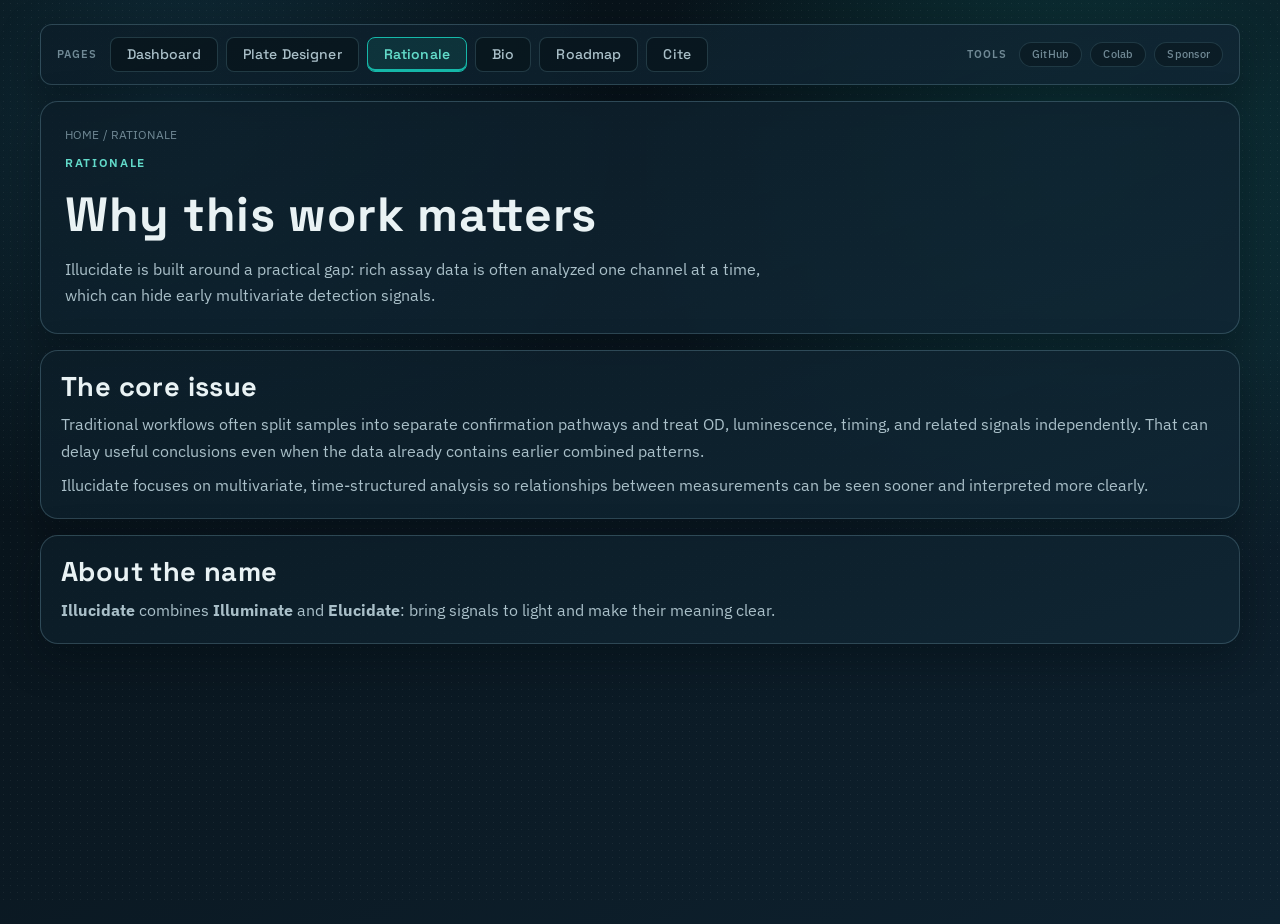
<file: rationale.html>
<!DOCTYPE html>
<html lang="en">
<head>
  <meta charset="UTF-8">
  <meta name="viewport" content="width=device-width, initial-scale=1.0">
  <title>Illucidate | Rationale</title>
  <link rel="preconnect" href="https://fonts.googleapis.com">
  <link rel="preconnect" href="https://fonts.gstatic.com" crossorigin>
  <link href="https://fonts.googleapis.com/css2?family=IBM+Plex+Sans:wght@400;500;600&family=Space+Grotesk:wght@500;600;700&display=swap" rel="stylesheet">
  <link rel="stylesheet" href="styles/site.css">
</head>
<body>
  <div class="background-noise" aria-hidden="true"></div>
  <main class="page-shell">
    <nav class="top-command-bar reveal" aria-label="Site navigation">
      <div class="page-links">
        <span class="nav-group-label">Pages</span>
        <a href="/multivariate" class="ui-chip">Dashboard</a>
        <a href="/designer" class="ui-chip">Plate Designer</a>
        <a href="/rationale" class="ui-chip is-active" aria-current="page">Rationale</a>
        <a href="/bio" class="ui-chip">Bio</a>
        <a href="/roadmap" class="ui-chip">Roadmap</a>
        <a href="/cite" class="ui-chip">Cite</a>
      </div>
      <div class="utility-links">
        <span class="nav-group-label">Tools</span>
        <a href="https://github.com/jaegertros/illucidate" class="ui-chip is-small" target="_blank" rel="noopener noreferrer">GitHub</a>
        <a href="https://colab.research.google.com/github/jaegertros/illucidate-landing/blob/main/illucidate/notebooks/01_quickstart_colab.ipynb" class="ui-chip is-small" target="_blank" rel="noopener noreferrer">Colab</a>
        <a href="https://buymeacoffee.com/cwaddell13" class="ui-chip is-small" target="_blank" rel="noopener noreferrer">Sponsor</a>
      </div>
    </nav>

    <header class="hero reveal">
      <p class="page-crumb" aria-label="Breadcrumb">Home / Rationale</p>
      <p class="kicker">Rationale</p>
      <h1>Why this work matters</h1>
      <p class="hero-copy">Illucidate is built around a practical gap: rich assay data is often analyzed one channel at a time, which can hide early multivariate detection signals.</p>
    </header>

    <section class="method-section reveal" aria-labelledby="rationale-title">
      <h2 id="rationale-title">The core issue</h2>
      <p>Traditional workflows often split samples into separate confirmation pathways and treat OD, luminescence, timing, and related signals independently. That can delay useful conclusions even when the data already contains earlier combined patterns.</p>
      <p>Illucidate focuses on multivariate, time-structured analysis so relationships between measurements can be seen sooner and interpreted more clearly.</p>
    </section>

    <section class="method-section reveal" aria-labelledby="name-title">
      <h2 id="name-title">About the name</h2>
      <p><strong>Illucidate</strong> combines <strong>Illuminate</strong> and <strong>Elucidate</strong>: bring signals to light and make their meaning clear.</p>
    </section>
  </main>
</body>
</html>
</file>
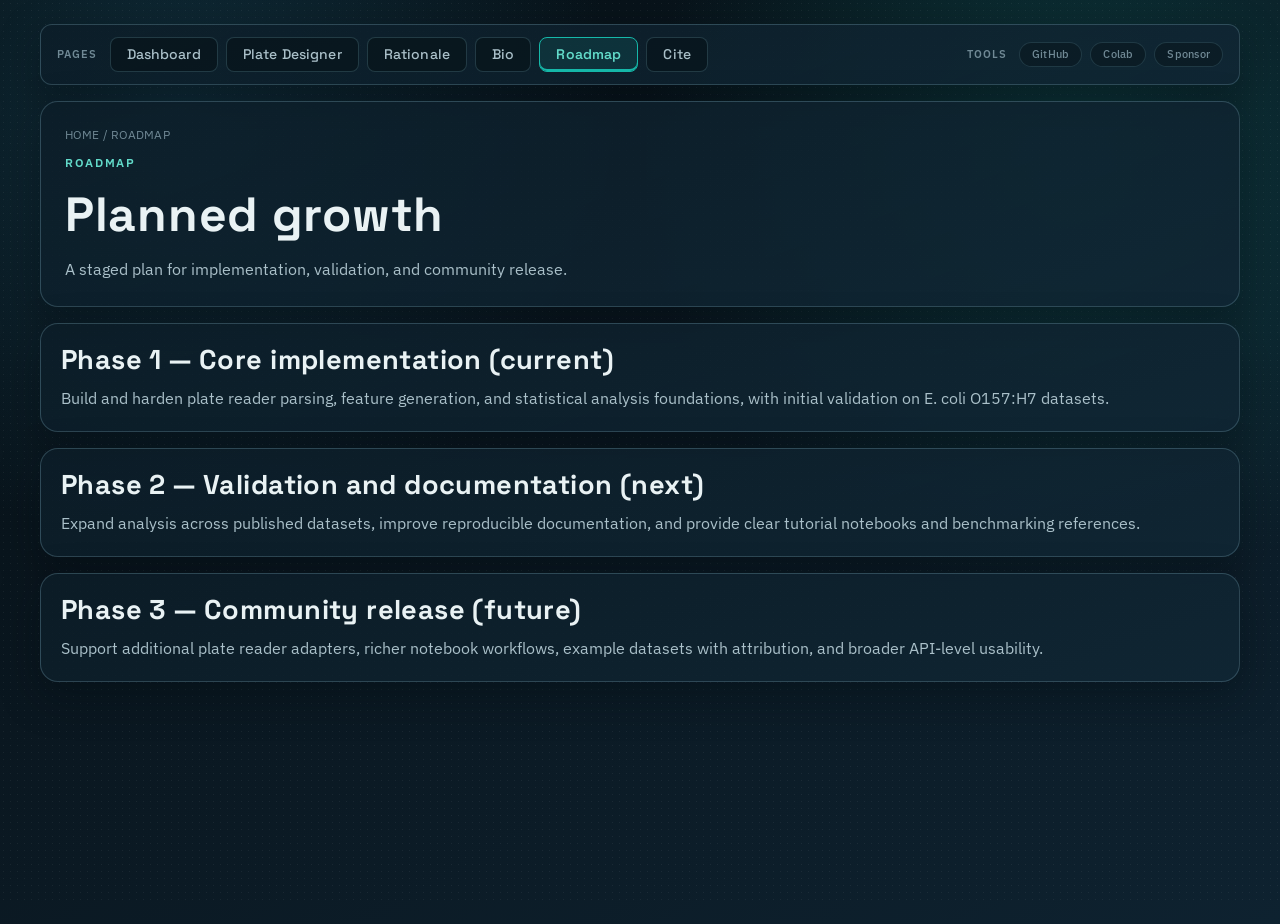
<file: roadmap.html>
<!DOCTYPE html>
<html lang="en">
<head>
  <meta charset="UTF-8">
  <meta name="viewport" content="width=device-width, initial-scale=1.0">
  <title>Illucidate | Roadmap</title>
  <link rel="preconnect" href="https://fonts.googleapis.com">
  <link rel="preconnect" href="https://fonts.gstatic.com" crossorigin>
  <link href="https://fonts.googleapis.com/css2?family=IBM+Plex+Sans:wght@400;500;600&family=Space+Grotesk:wght@500;600;700&display=swap" rel="stylesheet">
  <link rel="stylesheet" href="styles/site.css">
</head>
<body>
  <div class="background-noise" aria-hidden="true"></div>
  <main class="page-shell">
    <nav class="top-command-bar reveal" aria-label="Site navigation">
      <div class="page-links">
        <span class="nav-group-label">Pages</span>
        <a href="/multivariate" class="ui-chip">Dashboard</a>
        <a href="/designer" class="ui-chip">Plate Designer</a>
        <a href="/rationale" class="ui-chip">Rationale</a>
        <a href="/bio" class="ui-chip">Bio</a>
        <a href="/roadmap" class="ui-chip is-active" aria-current="page">Roadmap</a>
        <a href="/cite" class="ui-chip">Cite</a>
      </div>
      <div class="utility-links">
        <span class="nav-group-label">Tools</span>
        <a href="https://github.com/jaegertros/illucidate" class="ui-chip is-small" target="_blank" rel="noopener noreferrer">GitHub</a>
        <a href="https://colab.research.google.com/github/jaegertros/illucidate-landing/blob/main/illucidate/notebooks/01_quickstart_colab.ipynb" class="ui-chip is-small" target="_blank" rel="noopener noreferrer">Colab</a>
        <a href="https://buymeacoffee.com/cwaddell13" class="ui-chip is-small" target="_blank" rel="noopener noreferrer">Sponsor</a>
      </div>
    </nav>

    <header class="hero reveal">
      <p class="page-crumb" aria-label="Breadcrumb">Home / Roadmap</p>
      <p class="kicker">Roadmap</p>
      <h1>Planned growth</h1>
      <p class="hero-copy">A staged plan for implementation, validation, and community release.</p>
    </header>

    <section class="method-section reveal" aria-labelledby="phase1-title">
      <h2 id="phase1-title">Phase 1 — Core implementation (current)</h2>
      <p>Build and harden plate reader parsing, feature generation, and statistical analysis foundations, with initial validation on E. coli O157:H7 datasets.</p>
    </section>

    <section class="method-section reveal" aria-labelledby="phase2-title">
      <h2 id="phase2-title">Phase 2 — Validation and documentation (next)</h2>
      <p>Expand analysis across published datasets, improve reproducible documentation, and provide clear tutorial notebooks and benchmarking references.</p>
    </section>

    <section class="method-section reveal" aria-labelledby="phase3-title">
      <h2 id="phase3-title">Phase 3 — Community release (future)</h2>
      <p>Support additional plate reader adapters, richer notebook workflows, example datasets with attribution, and broader API-level usability.</p>
    </section>
  </main>
</body>
</html>
</file>
<file: styles/site.css>
:root {
  --ink-950: #07131a;
  --ink-900: #0c1d28;
  --ink-800: #142838;
  --panel-900: rgba(12, 29, 40, 0.84);
  --panel-800: rgba(16, 38, 52, 0.9);
  --teal-500: #16b8a9;
  --teal-300: #62dac9;
  --cyan-400: #36a8d4;
  --amber-300: #f3cf73;
  --slate-100: #e9f2f4;
  --slate-300: #aac0c9;
  --slate-500: #708995;
  --danger-300: #ef8f8f;
  --border-soft: rgba(152, 202, 218, 0.24);
  --shadow-soft: 0 14px 40px rgba(3, 11, 16, 0.42);
  --radius-lg: 18px;
  --radius-md: 12px;
  --radius-sm: 8px;

  /* 4/8 spacing rhythm */
  --space-1: 4px;
  --space-2: 8px;
  --space-3: 12px;
  --space-4: 16px;
  --space-5: 20px;
  --space-6: 24px;
  --space-7: 28px;
  --space-8: 32px;
  --space-9: 36px;
  --space-10: 40px;

  /* Modular type scale */
  --fs-2xs: 0.6875rem;
  --fs-xs: 0.75rem;
  --fs-sm: 0.875rem;
  --fs-md: 1rem;
  --fs-lg: 1.125rem;
  --fs-xl: 1.375rem;
  --fs-2xl: clamp(2rem, 4vw, 3rem);

  --lh-tight: 1.2;
  --lh-body: 1.5;
  --lh-loose: 1.65;
  --ls-ui: 0.01em;
  --ls-display: 0.015em;
}

*,
*::before,
*::after {
  box-sizing: border-box;
}

html,
body {
  margin: 0;
  padding: 0;
}

body {
  font-family: "IBM Plex Sans", sans-serif;
  color: var(--slate-100);
  line-height: var(--lh-body);
  background:
    radial-gradient(circle at 14% 12%, rgba(54, 168, 212, 0.18) 0, rgba(54, 168, 212, 0) 32%),
    radial-gradient(circle at 84% 18%, rgba(22, 184, 169, 0.2) 0, rgba(22, 184, 169, 0) 33%),
    linear-gradient(150deg, #060f14 0%, #0a1720 44%, #0e2230 100%);
  min-height: 100vh;
}

.background-noise {
  position: fixed;
  inset: 0;
  pointer-events: none;
  opacity: 0.06;
  background-image: radial-gradient(circle at center, #fff 0.7px, transparent 0.7px);
  background-size: 7px 7px;
  mix-blend-mode: screen;
}

.page-shell {
  position: relative;
  z-index: 1;
  width: min(1200px, calc(100% - (2 * var(--space-5))));
  margin: var(--space-6) auto var(--space-10);
  display: grid;
  gap: var(--space-4);
}

.top-command-bar {
  display: flex;
  flex-wrap: wrap;
  align-items: center;
  justify-content: space-between;
  gap: var(--space-3);
  background: linear-gradient(160deg, var(--panel-900), var(--panel-800));
  border: 1px solid var(--border-soft);
  border-radius: var(--radius-md);
  box-shadow: var(--shadow-soft);
  padding: var(--space-3) var(--space-4);
}

.page-links,
.utility-links {
  display: inline-flex;
  align-items: center;
  flex-wrap: wrap;
  gap: var(--space-2);
}

.nav-group-label {
  color: var(--slate-500);
  font-size: var(--fs-2xs);
  text-transform: uppercase;
  letter-spacing: 0.1em;
  font-weight: 600;
  margin-right: var(--space-1);
}

/* Page navigation buttons */
.ui-chip {
  display: inline-flex;
  align-items: center;
  justify-content: center;
  border-radius: var(--radius-sm);
  border: 1px solid rgba(127, 187, 206, 0.22);
  background: rgba(8, 20, 27, 0.7);
  color: var(--slate-300);
  text-decoration: none;
  font-family: "Space Grotesk", sans-serif;
  font-size: var(--fs-sm);
  font-weight: 500;
  line-height: var(--lh-tight);
  letter-spacing: var(--ls-ui);
  padding: 8px 16px;
  cursor: pointer;
  transition: border-color 180ms ease, color 180ms ease, background 180ms ease, box-shadow 180ms ease;
}

.ui-chip:hover {
  border-color: var(--teal-300);
  color: var(--slate-100);
  background: rgba(22, 184, 169, 0.08);
  box-shadow: 0 0 0 1px rgba(22, 184, 169, 0.12);
}

.ui-chip.is-active {
  color: var(--teal-300);
  border-color: var(--teal-500);
  background: rgba(22, 184, 169, 0.12);
  font-weight: 600;
  box-shadow: inset 0 -2px 0 var(--teal-500);
}

/* Utility badges */
.ui-chip.is-small {
  font-family: "IBM Plex Sans", sans-serif;
  font-size: var(--fs-2xs);
  font-weight: 500;
  letter-spacing: 0.02em;
  padding: 5px 12px;
  border-radius: 999px;
  border-color: rgba(127, 187, 206, 0.18);
  background: rgba(8, 20, 27, 0.5);
  color: var(--slate-500);
}

.ui-chip.is-small:hover {
  color: var(--slate-100);
  border-color: var(--slate-300);
  background: rgba(8, 20, 27, 0.72);
  box-shadow: none;
}

.reveal {
  opacity: 1;
  transform: translateY(0);
  transition: opacity 540ms ease, transform 540ms ease;
}

body.is-ready .reveal {
  opacity: 1;
  transform: translateY(0);
}

body.is-ready .reveal:nth-of-type(2) {
  transition-delay: 90ms;
}

body.is-ready .reveal:nth-of-type(3) {
  transition-delay: 170ms;
}

body.is-ready .reveal:nth-of-type(4) {
  transition-delay: 250ms;
}

body.is-ready .reveal:nth-of-type(5) {
  transition-delay: 320ms;
}

.hero,
.control-section,
.method-section,
.contact-section,
.panel {
  background: linear-gradient(160deg, var(--panel-900), var(--panel-800));
  border: 1px solid var(--border-soft);
  border-radius: var(--radius-lg);
  box-shadow: var(--shadow-soft);
}

.hero {
  padding: var(--space-6);
  display: grid;
  gap: var(--space-3);
}

.hero-brand {
  display: flex;
  align-items: center;
  gap: var(--space-4);
}

.hero-logo {
  width: min(42vw, 210px);
  min-width: 140px;
  filter: drop-shadow(0 0 20px rgba(38, 161, 197, 0.35));
}

.kicker {
  margin: 0;
  text-transform: uppercase;
  letter-spacing: 0.14em;
  color: var(--teal-300);
  font-weight: 600;
  font-size: var(--fs-xs);
  line-height: var(--lh-tight);
}

h1,
h2,
h3 {
  margin: 0;
  font-family: "Space Grotesk", sans-serif;
  letter-spacing: var(--ls-display);
  line-height: var(--lh-tight);
}

h1 {
  margin-top: var(--space-1);
  font-size: var(--fs-2xl);
}

h2 {
  font-size: clamp(1.35rem, 2.3vw, 1.7rem);
}

h3 {
  font-size: var(--fs-lg);
}

.tagline {
  margin: var(--space-1) 0 0;
  color: var(--cyan-400);
  font-weight: 500;
  font-size: var(--fs-md);
  line-height: var(--lh-body);
}

.hero-copy {
  margin: 0;
  color: var(--slate-300);
  max-width: 70ch;
  font-size: var(--fs-md);
  line-height: var(--lh-loose);
}

.page-crumb {
  margin: 0;
  color: var(--slate-500);
  font-size: var(--fs-xs);
  letter-spacing: var(--ls-ui);
  text-transform: uppercase;
}

.control-section {
  padding: var(--space-5);
}

.section-head {
  display: flex;
  justify-content: space-between;
  align-items: baseline;
  gap: var(--space-3);
  margin-bottom: var(--space-3);
}

.helper-text {
  margin: 0;
  color: var(--slate-300);
  font-size: var(--fs-sm);
  line-height: var(--lh-body);
}

.controls-grid {
  margin: 0;
  padding: 0;
  border: 0;
  display: grid;
  grid-template-columns: repeat(auto-fit, minmax(180px, 1fr));
  gap: var(--space-3);
}

.control-card {
  margin: 0;
  border: 1px solid rgba(120, 175, 195, 0.22);
  border-radius: var(--radius-md);
  padding: var(--space-3);
  background: rgba(7, 19, 26, 0.46);
  min-width: 0;
}

.control-card legend {
  font-family: "Space Grotesk", sans-serif;
  font-size: var(--fs-sm);
  color: var(--slate-300);
  line-height: var(--lh-tight);
  letter-spacing: var(--ls-ui);
  padding: 0 var(--space-2);
}

.segmented {
  display: inline-flex;
  width: 100%;
  border-radius: var(--radius-sm);
  overflow: hidden;
  border: 1px solid rgba(127, 187, 206, 0.28);
}

.segment {
  flex: 1 1 0;
  border: 0;
  padding: var(--space-2) var(--space-2);
  font: inherit;
  font-size: var(--fs-sm);
  line-height: var(--lh-tight);
  letter-spacing: var(--ls-ui);
  color: var(--slate-300);
  background: rgba(8, 20, 27, 0.8);
  cursor: pointer;
  transition: color 0.2s ease, background-color 0.2s ease;
}

.segment:hover {
  color: var(--slate-100);
}

.segment.is-active {
  color: #08212c;
  background: linear-gradient(120deg, var(--teal-500), var(--cyan-400));
  font-weight: 600;
}

.group-checks {
  display: grid;
  grid-template-columns: repeat(2, minmax(0, 1fr));
  gap: var(--space-2) var(--space-3);
}

.channel-checks {
  display: grid;
  grid-template-columns: 1fr;
  gap: var(--space-1);
}

.metric-toggle-extra {
  margin-top: var(--space-2);
}

.metric-toggle-extra[hidden] {
  display: none;
}

.group-option {
  display: flex;
  align-items: center;
  gap: var(--space-2);
  color: var(--slate-100);
  font-size: var(--fs-sm);
  line-height: var(--lh-body);
}

.group-option input {
  accent-color: var(--teal-500);
}

select,
input[type="range"] {
  width: 100%;
}

select {
  border-radius: var(--radius-sm);
  border: 1px solid rgba(127, 187, 206, 0.32);
  background: rgba(8, 20, 27, 0.86);
  color: var(--slate-100);
  padding: var(--space-2) var(--space-3);
  font: inherit;
  font-size: var(--fs-sm);
  line-height: var(--lh-body);
}

#time-label {
  display: inline-block;
  margin-bottom: var(--space-1);
  color: var(--slate-300);
  font-size: var(--fs-sm);
  line-height: var(--lh-tight);
}

input[type="range"] {
  accent-color: var(--cyan-400);
}

.time-readout {
  margin: var(--space-2) 0 0;
  color: var(--amber-300);
  font-family: "Space Grotesk", sans-serif;
  font-size: var(--fs-md);
  line-height: var(--lh-tight);
}

.dashboard {
  display: grid;
  grid-template-columns: repeat(3, minmax(0, 1fr));
  gap: var(--space-3);
}

.panel {
  min-width: 0;
  display: grid;
  grid-template-rows: auto 1fr;
}

.panel-head {
  padding: var(--space-3) var(--space-4);
  border-bottom: 1px solid rgba(127, 187, 206, 0.18);
}

.panel-head h3 {
  margin-bottom: var(--space-1);
}

.panel-head p {
  margin: 0;
  color: var(--slate-300);
  font-size: var(--fs-sm);
  line-height: var(--lh-body);
}

.panel-body {
  min-height: 300px;
  padding: var(--space-3);
}

.chart-host {
  position: relative;
}

.chart-host svg {
  width: 100%;
  height: 100%;
  display: block;
}

.empty-state {
  margin: 0;
  padding: var(--space-3);
  color: var(--danger-300);
  font-size: var(--fs-sm);
  line-height: var(--lh-body);
  border: 1px dashed rgba(239, 143, 143, 0.42);
  border-radius: var(--radius-sm);
  background: rgba(72, 23, 23, 0.24);
}

.chart-tip {
  position: absolute;
  pointer-events: none;
  background: rgba(7, 18, 24, 0.96);
  color: var(--slate-100);
  border: 1px solid rgba(127, 187, 206, 0.4);
  border-radius: var(--radius-sm);
  padding: var(--space-2) var(--space-3);
  font-size: var(--fs-xs);
  line-height: var(--lh-body);
  max-width: 220px;
  transform: translate(-50%, calc(-100% - var(--space-3)));
  opacity: 0;
  transition: opacity 160ms ease;
}

.chart-tip.is-visible {
  opacity: 1;
}

.method-section,
.contact-section {
  padding: var(--space-5);
}

.method-section p,
.contact-section p {
  margin: var(--space-2) 0 0;
  color: var(--slate-300);
  font-size: var(--fs-md);
  line-height: var(--lh-loose);
}

.contact-link {
  display: inline-block;
  margin-top: var(--space-3);
  color: var(--teal-300);
  text-decoration: none;
  font-family: "Space Grotesk", sans-serif;
  font-size: var(--fs-lg);
  line-height: var(--lh-tight);
}

.contact-link:hover {
  color: var(--slate-100);
}


.lead-form {
  margin-top: var(--space-3);
  display: grid;
  gap: var(--space-3);
  max-width: 560px;
}

.lead-form label {
  display: grid;
  gap: var(--space-1);
  color: var(--slate-100);
  font-size: var(--fs-sm);
}

.lead-form input,
.lead-form textarea {
  border-radius: var(--radius-sm);
  border: 1px solid rgba(127, 187, 206, 0.32);
  background: rgba(8, 20, 27, 0.86);
  color: var(--slate-100);
  padding: var(--space-2) var(--space-3);
  font: inherit;
}

.lead-form textarea {
  resize: vertical;
}

.lead-form .contact-link {
  width: fit-content;
  border: 0;
  background: transparent;
  padding: 0;
  cursor: pointer;
}

.lead-form .contact-link:disabled {
  opacity: 0.6;
  cursor: not-allowed;
}

.visually-hidden {
  position: absolute;
  width: 1px;
  height: 1px;
  margin: -1px;
  border: 0;
  padding: 0;
  clip: rect(0 0 0 0);
  overflow: hidden;
}

@media (max-width: 1080px) {
  .controls-grid {
    grid-template-columns: repeat(2, minmax(0, 1fr));
  }

  .dashboard {
    grid-template-columns: 1fr;
  }

  .panel-body {
    min-height: 320px;
  }
}

@media (max-width: 760px) {
  .page-shell {
    width: min(1200px, calc(100% - (2 * var(--space-3))));
    margin-top: var(--space-4);
    margin-bottom: var(--space-8);
    gap: var(--space-3);
  }

  .hero {
    padding: var(--space-4);
  }

  .hero-brand {
    flex-direction: column;
    align-items: flex-start;
    gap: var(--space-3);
  }

  .hero-logo {
    width: 190px;
  }

  .section-head {
    flex-direction: column;
    align-items: flex-start;
    gap: var(--space-2);
  }

  .controls-grid {
    grid-template-columns: 1fr;
  }

  .group-checks {
    grid-template-columns: 1fr;
  }

  .top-command-bar {
    padding: var(--space-3);
    gap: var(--space-2);
    align-items: flex-start;
  }

  .page-links,
  .utility-links {
    width: 100%;
  }

  .ui-chip {
    font-size: var(--fs-xs);
    padding: 8px 14px;
  }
}

.plate-designer {
  padding: var(--space-5);
  background: linear-gradient(160deg, var(--panel-900), var(--panel-800));
  border: 1px solid var(--border-soft);
  border-radius: var(--radius-lg);
  box-shadow: var(--shadow-soft);
}

.designer-grid {
  display: grid;
  grid-template-columns: 1.35fr 1fr;
  gap: var(--space-3);
  margin-top: var(--space-3);
}

.designer-panel {
  border: 1px solid rgba(120, 175, 195, 0.22);
  border-radius: var(--radius-md);
  background: rgba(7, 19, 26, 0.46);
  padding: var(--space-3);
}

.designer-toolbar,
.designer-subhead {
  display: flex;
  align-items: center;
  justify-content: space-between;
  gap: var(--space-2);
  margin-bottom: var(--space-2);
}

.designer-actions {
  display: inline-flex;
  align-items: center;
  gap: var(--space-1);
}

.designer-toolbar label {
  font-size: var(--fs-sm);
  color: var(--slate-300);
}

.designer-action {
  border: 1px solid rgba(127, 187, 206, 0.36);
  border-radius: var(--radius-sm);
  background: rgba(8, 20, 27, 0.86);
  color: var(--slate-100);
  font: inherit;
  font-size: var(--fs-xs);
  padding: 6px 10px;
  cursor: pointer;
}

.designer-action:disabled {
  opacity: 0.5;
  cursor: not-allowed;
}

.designer-action.danger {
  color: var(--danger-300);
}

.plate-grid-wrap {
  display: grid;
  grid-template-columns: 30px repeat(var(--plate-cols, 12), minmax(26px, 1fr));
  gap: 4px;
  width: 100%;
  overflow: auto;
  max-height: 420px;
  padding-right: 6px;
}

.plate-axis {
  display: grid;
  place-items: center;
  font-size: var(--fs-2xs);
  color: var(--slate-500);
  min-height: 26px;
}

.plate-axis-corner {
  background: transparent;
}

.plate-cell {
  border: 1px solid rgba(127, 187, 206, 0.24);
  background: rgba(6, 16, 22, 0.88);
  color: var(--slate-300);
  border-radius: 6px;
  min-height: 26px;
  font-size: 0.62rem;
  line-height: 1;
  cursor: pointer;
  padding: 0;
}

.plate-cell.has-additive {
  border-color: var(--well-color);
  background:
    linear-gradient(rgba(4, 17, 23, 0.76), rgba(4, 17, 23, 0.76)),
    var(--well-color);
  color: var(--slate-100);
}

.plate-cell.is-selected {
  outline: 2px solid var(--amber-300);
  outline-offset: 1px;
  color: #08161e;
  background: linear-gradient(150deg, var(--amber-300), #fff2ba);
  border-color: transparent;
}

.additives-list {
  display: grid;
  gap: var(--space-2);
}

.additive-card {
  border: 1px solid rgba(127, 187, 206, 0.28);
  border-radius: var(--radius-sm);
  padding: var(--space-2);
  display: grid;
  gap: var(--space-1);
}



.additive-head {
  display: grid;
  grid-template-columns: auto 1fr auto auto;
  gap: var(--space-1);
  align-items: center;
}

.group-expand-btn {
  width: 26px;
  height: 26px;
  padding: 0;
  display: grid;
  place-items: center;
  font-size: var(--fs-md);
  font-weight: 600;
  line-height: 1;
  border-radius: 6px;
  flex-shrink: 0;
}

.group-summary {
  color: var(--slate-500);
  font-size: var(--fs-2xs);
  padding: 0 2px;
  white-space: nowrap;
  overflow: hidden;
  text-overflow: ellipsis;
}

.additive-head input[type="text"],
.additive-fields input,
.additive-fields textarea {
  border-radius: 6px;
  border: 1px solid rgba(127, 187, 206, 0.32);
  background: rgba(8, 20, 27, 0.86);
  color: var(--slate-100);
  padding: 6px 8px;
  font: inherit;
  font-size: var(--fs-xs);
}

.additive-head input[type="color"] {
  width: 34px;
  height: 34px;
  border: 0;
  background: transparent;
  padding: 0;
}

.additive-fields {
  display: flex;
  flex-wrap: wrap;
  gap: var(--space-1);
}

.additive-fields strong {
  width: 100%;
  font-size: var(--fs-2xs);
  color: var(--slate-500);
  text-transform: uppercase;
  letter-spacing: 0.05em;
}

.additive-fields input {
  flex: 1 1 100px;
  min-width: 0;
}

.additive-fields label {
  display: grid;
  gap: 4px;
  color: var(--slate-300);
  font-size: var(--fs-xs);
}

.additive-footer {
  display: flex;
  justify-content: space-between;
  align-items: center;
  gap: var(--space-2);
  color: var(--slate-300);
  font-size: var(--fs-xs);
}

.plate-export {
  margin: 0;
  border: 1px solid rgba(127, 187, 206, 0.24);
  border-radius: var(--radius-sm);
  background: rgba(6, 16, 22, 0.88);
  color: var(--slate-300);
  padding: var(--space-2);
  overflow: auto;
  max-height: 220px;
  font-size: var(--fs-xs);
}

@media (max-width: 1080px) {
  .designer-grid {
    grid-template-columns: 1fr;
  }
}

@media (max-width: 760px) {
  .additive-fields {
    grid-template-columns: 1fr;
  }
}

/* ── Data source controls ── */

.data-source-actions {
  display: inline-flex;
  align-items: center;
  gap: var(--space-2);
}

.data-source-btn {
  border: 1px solid rgba(127, 187, 206, 0.36);
  border-radius: var(--radius-sm);
  background: rgba(8, 20, 27, 0.86);
  color: var(--slate-100);
  font: inherit;
  font-family: "Space Grotesk", sans-serif;
  font-size: var(--fs-xs);
  font-weight: 500;
  letter-spacing: var(--ls-ui);
  padding: var(--space-2) var(--space-3);
  cursor: pointer;
  transition: border-color 180ms ease, color 180ms ease, background 180ms ease;
}

.data-source-btn:hover {
  border-color: var(--teal-300);
  color: var(--teal-300);
  background: rgba(22, 184, 169, 0.08);
}

.active-banner {
  display: flex;
  align-items: center;
  justify-content: space-between;
  gap: var(--space-3);
  padding: var(--space-2) var(--space-3);
  margin-bottom: var(--space-3);
  border: 1px solid rgba(22, 184, 169, 0.32);
  border-radius: var(--radius-sm);
  background: rgba(22, 184, 169, 0.06);
  color: var(--slate-100);
  font-size: var(--fs-sm);
}

.active-banner[hidden] {
  display: none;
}

/* ── Experiment drawer ── */

.drawer-backdrop {
  position: fixed;
  inset: 0;
  z-index: 900;
  background: rgba(3, 11, 16, 0.6);
  opacity: 0;
  transition: opacity 260ms ease;
}

.drawer-backdrop.is-visible {
  opacity: 1;
}

.experiment-drawer {
  position: fixed;
  top: 0;
  right: 0;
  bottom: 0;
  z-index: 910;
  width: min(420px, 90vw);
  background: linear-gradient(160deg, var(--ink-900), var(--ink-800));
  border-left: 1px solid var(--border-soft);
  box-shadow: -8px 0 40px rgba(3, 11, 16, 0.5);
  transform: translateX(100%);
  transition: transform 300ms ease;
  display: flex;
  flex-direction: column;
  overflow: hidden;
}

.experiment-drawer.is-open {
  transform: translateX(0);
}

.experiment-drawer-header {
  display: flex;
  align-items: center;
  justify-content: space-between;
  padding: var(--space-4);
  border-bottom: 1px solid var(--border-soft);
  flex-shrink: 0;
}

.experiment-drawer-header h3 {
  margin: 0;
  font-size: var(--fs-lg);
}

.experiment-drawer-close {
  border: 0;
  background: transparent;
  color: var(--slate-300);
  font-size: 1.5rem;
  line-height: 1;
  cursor: pointer;
  padding: var(--space-1);
}

.experiment-drawer-close:hover {
  color: var(--slate-100);
}

.experiment-drawer-body {
  flex: 1 1 auto;
  overflow-y: auto;
  padding: var(--space-3);
  display: grid;
  gap: var(--space-3);
  align-content: start;
}

.experiment-drawer-empty {
  margin: 0;
  color: var(--slate-300);
  font-size: var(--fs-sm);
  text-align: center;
  padding: var(--space-6) var(--space-4);
}

/* ── Experiment cards ── */

.experiment-card {
  border: 1px solid rgba(120, 175, 195, 0.22);
  border-radius: var(--radius-md);
  background: rgba(7, 19, 26, 0.6);
  padding: var(--space-3);
  display: grid;
  gap: var(--space-2);
  transition: border-color 180ms ease;
}

.experiment-card:hover {
  border-color: var(--teal-500);
}

.experiment-card-title {
  margin: 0;
  font-family: "Space Grotesk", sans-serif;
  font-size: var(--fs-md);
  font-weight: 600;
  color: var(--slate-100);
  line-height: var(--lh-tight);
}

.experiment-card-organism {
  margin: 0;
  font-style: italic;
  color: var(--cyan-400);
  font-size: var(--fs-sm);
}

.experiment-card-meta {
  display: flex;
  flex-wrap: wrap;
  gap: var(--space-1);
}

.experiment-card-chip {
  display: inline-block;
  padding: 2px 8px;
  border-radius: 999px;
  border: 1px solid rgba(127, 187, 206, 0.18);
  background: rgba(8, 20, 27, 0.5);
  color: var(--slate-500);
  font-size: var(--fs-2xs);
}

.experiment-card-perturbations {
  margin: 0;
  color: var(--slate-300);
  font-size: var(--fs-xs);
}

.experiment-card-desc {
  margin: 0;
  color: var(--slate-300);
  font-size: var(--fs-xs);
  line-height: var(--lh-body);
  display: -webkit-box;
  -webkit-line-clamp: 2;
  -webkit-box-orient: vertical;
  overflow: hidden;
}

.experiment-card-load {
  justify-self: start;
  border: 1px solid var(--teal-500);
  border-radius: var(--radius-sm);
  background: rgba(22, 184, 169, 0.1);
  color: var(--teal-300);
  font: inherit;
  font-family: "Space Grotesk", sans-serif;
  font-size: var(--fs-xs);
  font-weight: 500;
  padding: 5px 12px;
  cursor: pointer;
  transition: background 180ms ease, color 180ms ease;
}

.experiment-card-load:hover {
  background: rgba(22, 184, 169, 0.2);
  color: var(--slate-100);
}

.experiment-card-load:disabled {
  opacity: 0.5;
  cursor: not-allowed;
}

/* ── Drawer spinner ── */

.drawer-spinner {
  width: 32px;
  height: 32px;
  margin: var(--space-8) auto;
  border: 3px solid rgba(127, 187, 206, 0.2);
  border-top-color: var(--teal-300);
  border-radius: 50%;
  animation: spin 0.7s linear infinite;
}

@keyframes spin {
  to { transform: rotate(360deg); }
}

@media (max-width: 760px) {
  .data-source-actions {
    width: 100%;
    justify-content: flex-start;
  }

  .experiment-drawer {
    width: 100vw;
  }
}
</file>
